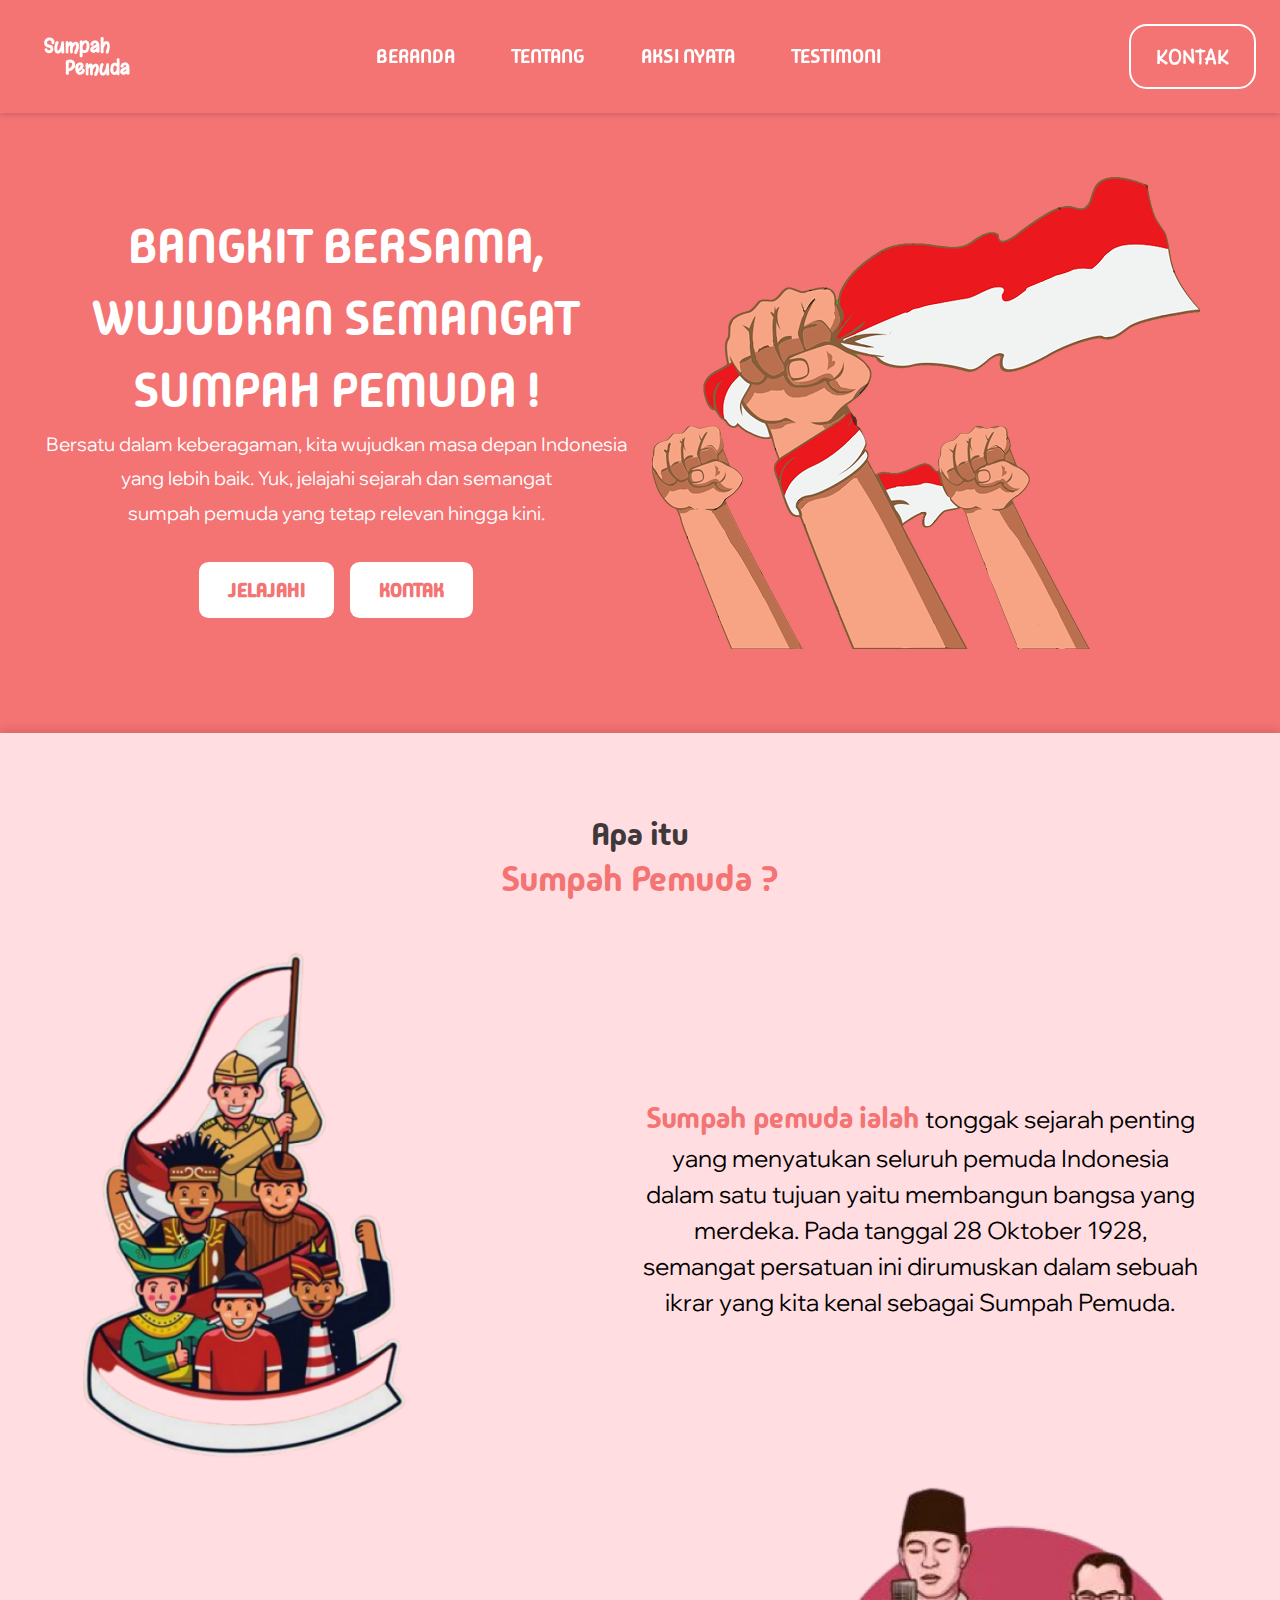
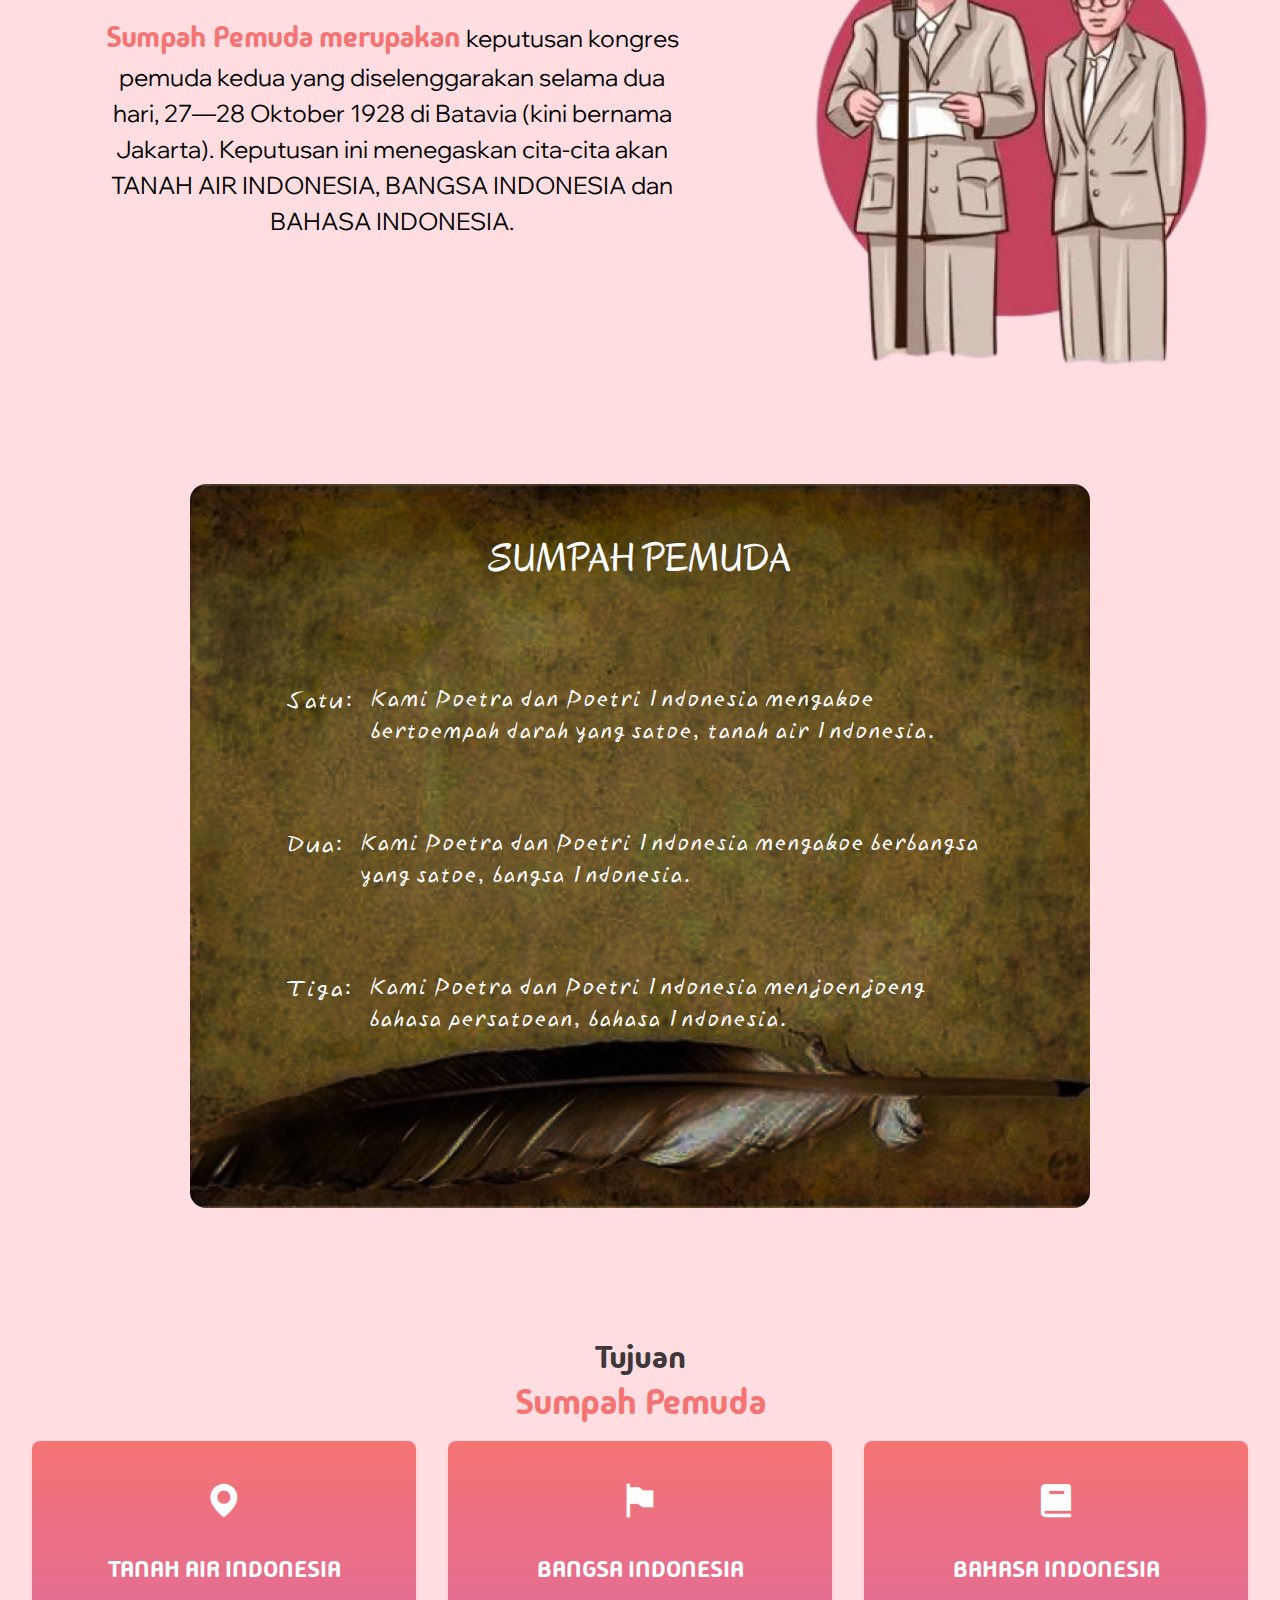
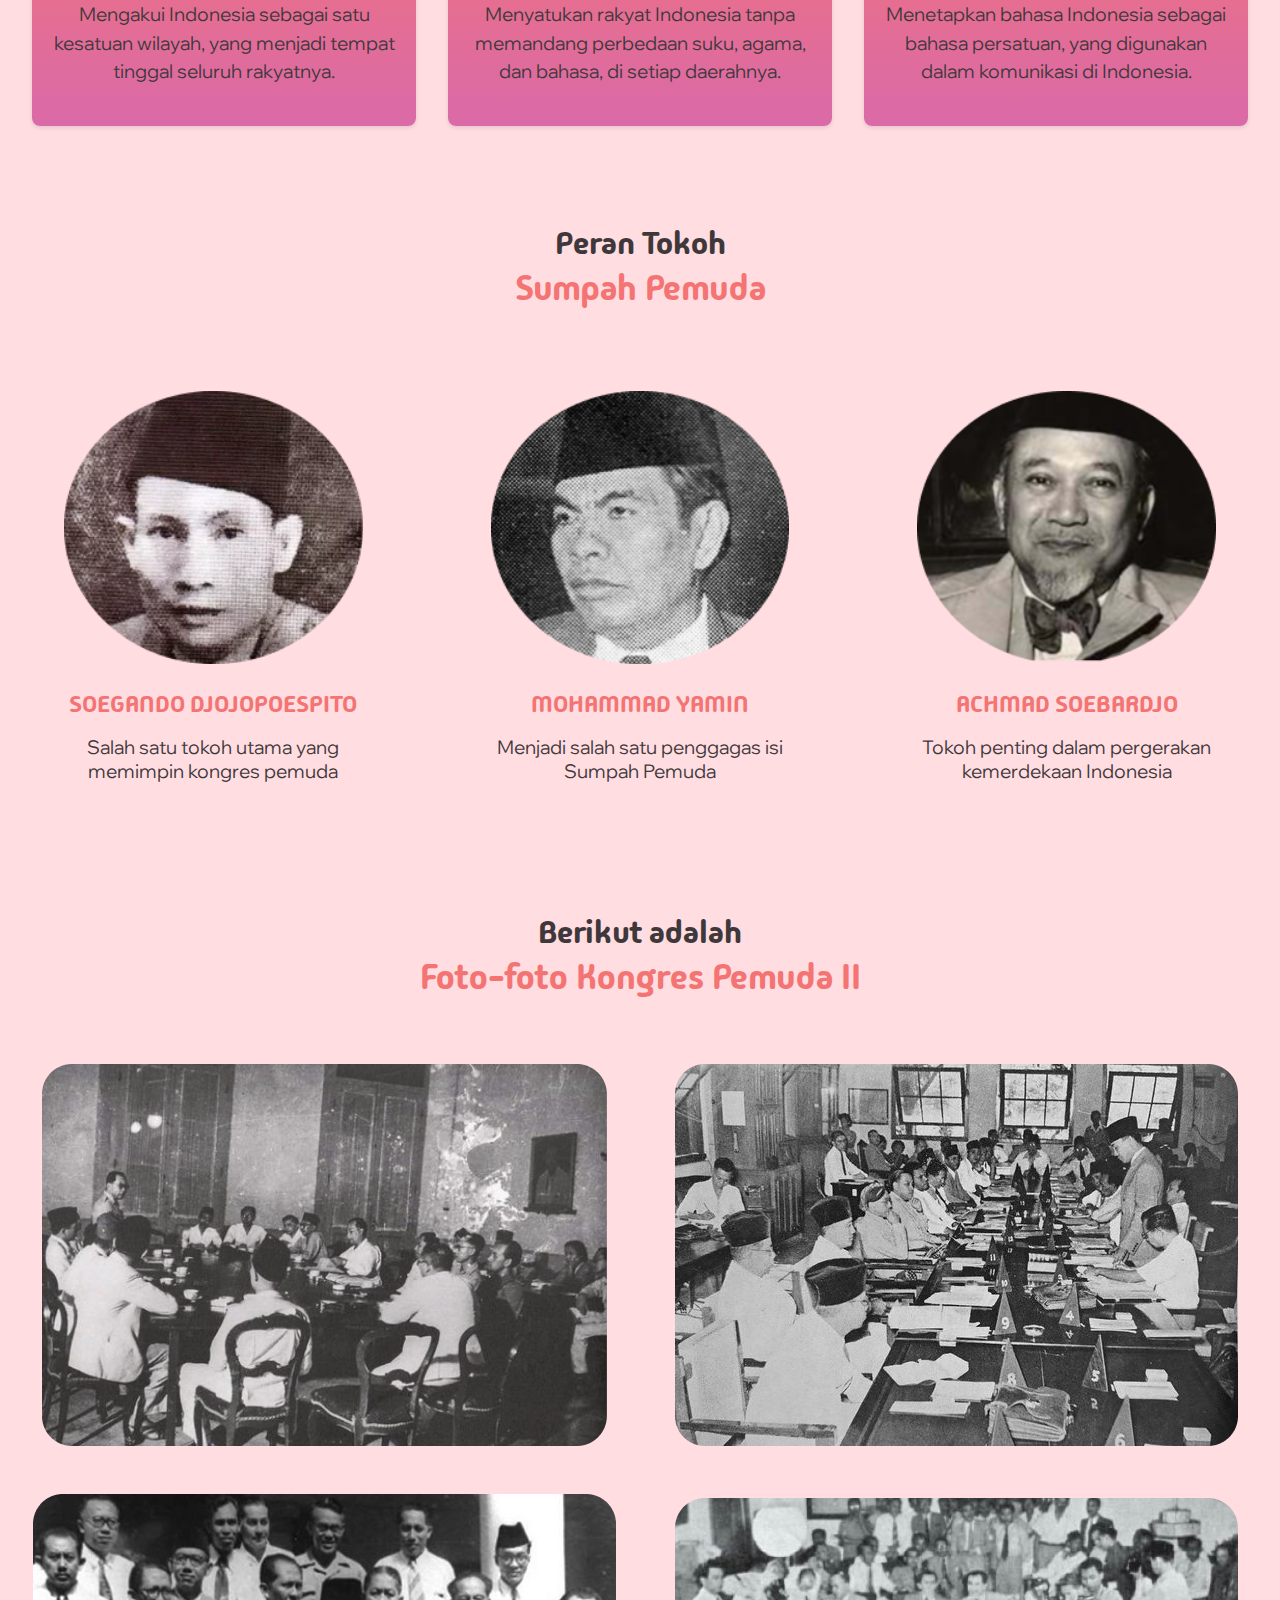
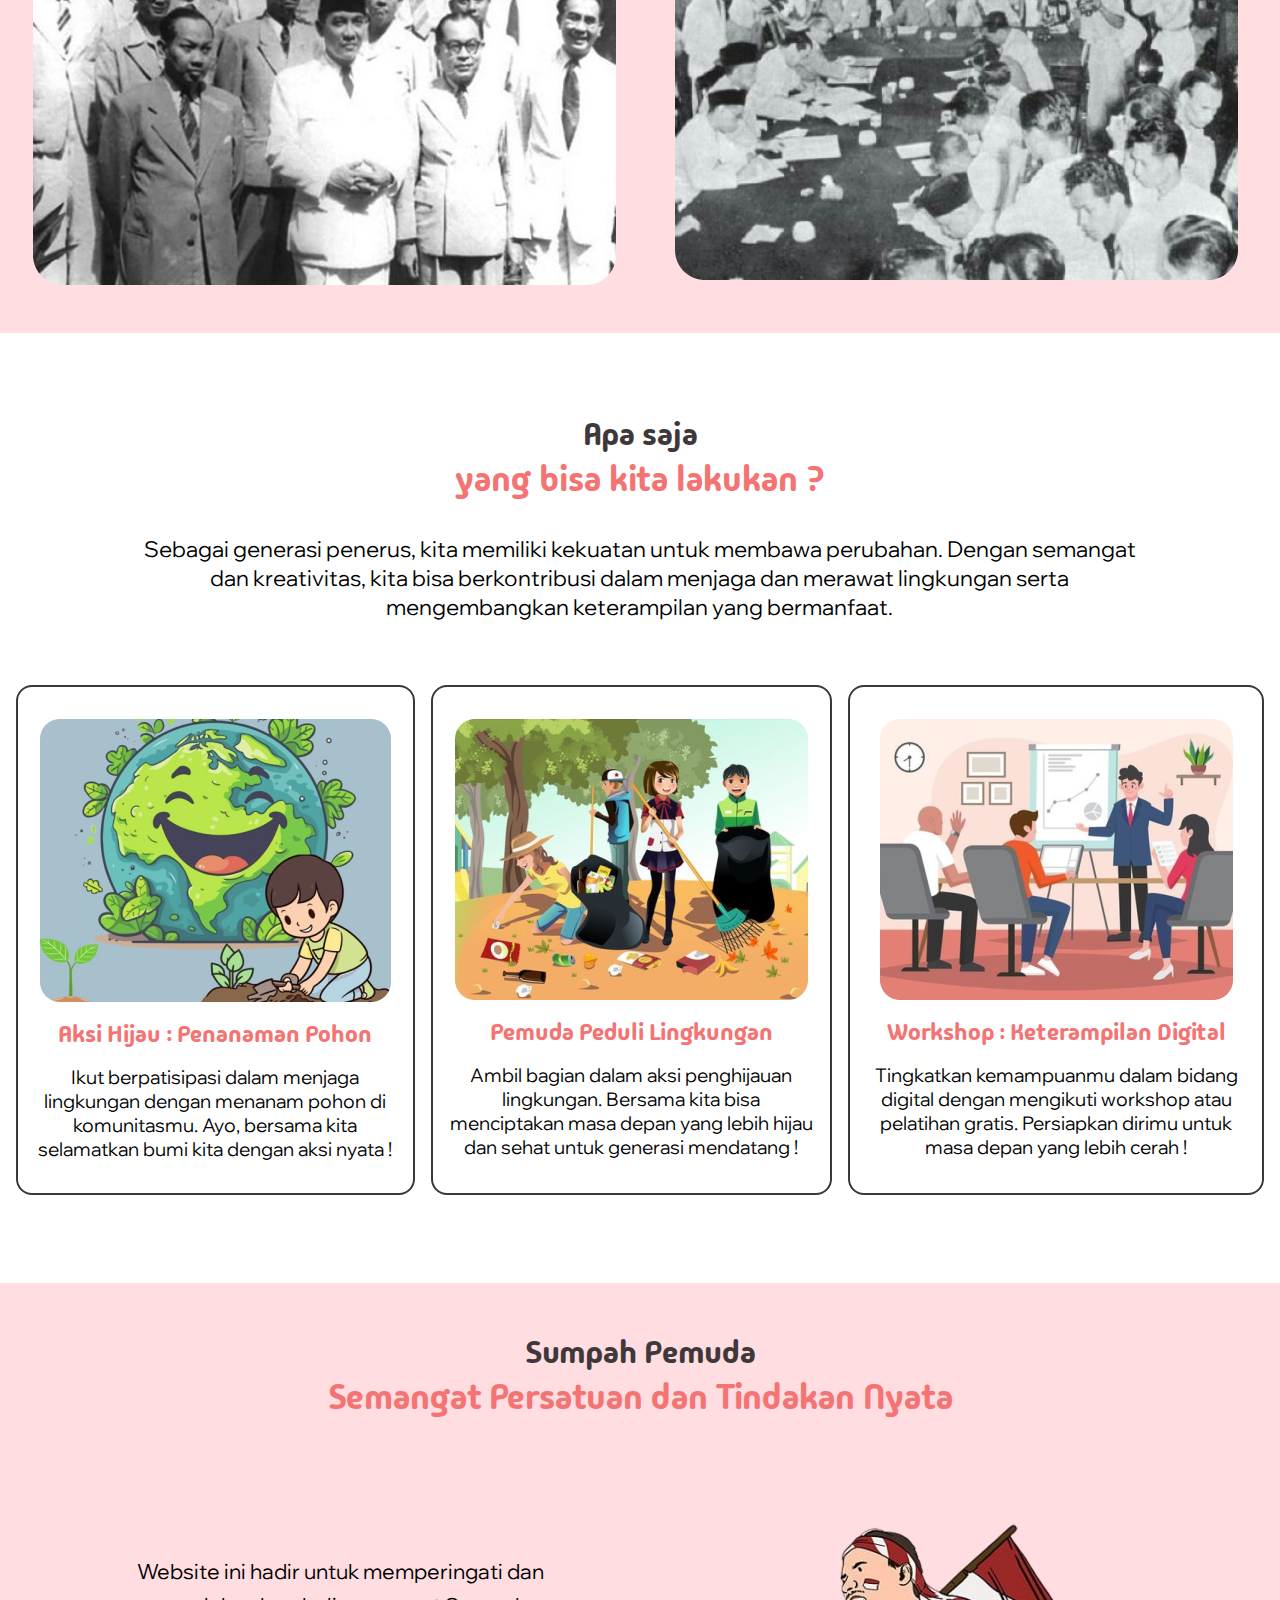
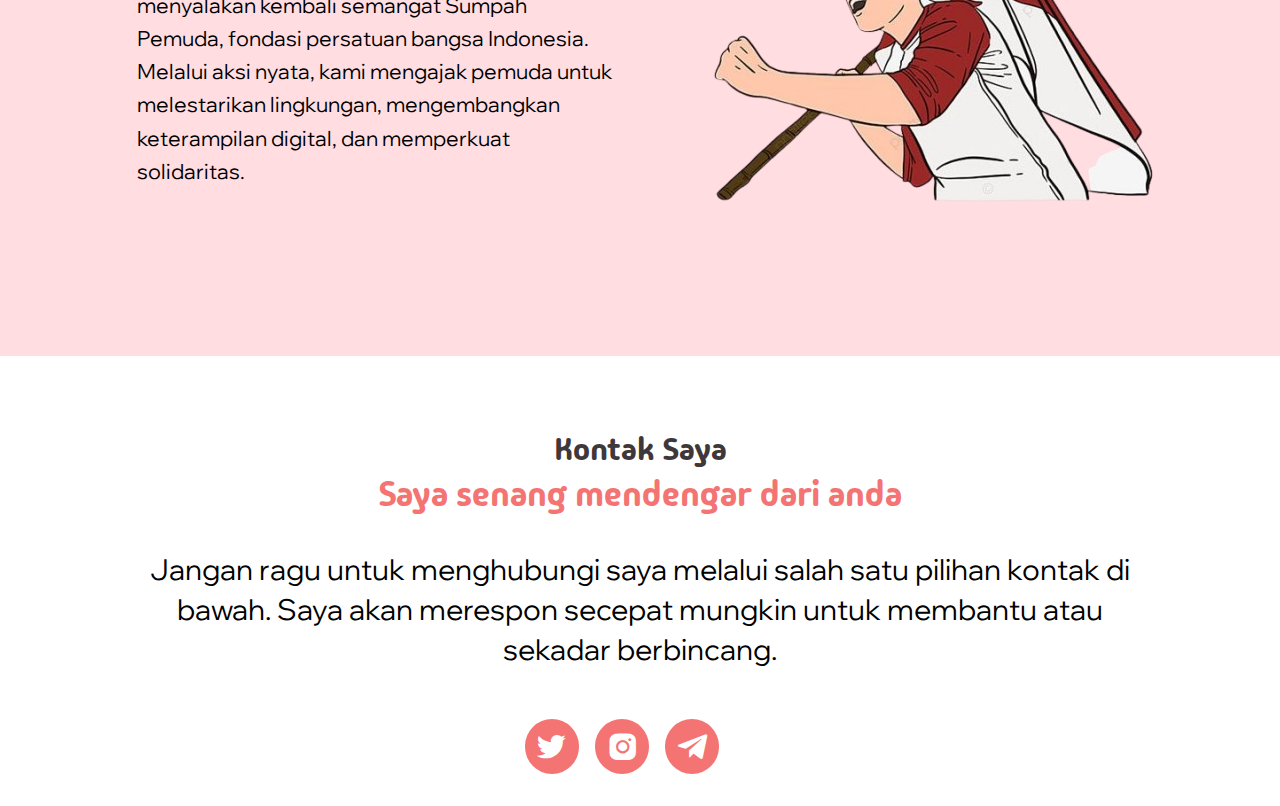
<file: index.html>
<!DOCTYPE html>
<html lang="en">
<head>
    <meta charset="UTF-8">
    <meta name="viewport" content="width=device-width, initial-scale=1.0">
    <title>SUMPAH PEMUDA</title>

    <link rel="shortcut icon" href="./assets/logo-title.png" type="image/x-icon">
    <link rel="stylesheet" href="style.css">
    <link rel="stylesheet" href="https://unpkg.com/boxicons@latest/css/boxicons.min.css">

    <link rel="preconnect" href="https://fonts.googleapis.com">
    <link rel="preconnect" href="https://fonts.gstatic.com" crossorigin>
    <link href="https://fonts.googleapis.com/css2?family=Lobster&family=Luckiest+Guy&family=Madimi+One&family=Margarine&family=Wix+Madefor+Display:wght@400..800&display=swap" rel="stylesheet">
 
    <link rel="preconnect" href="https://fonts.googleapis.com">
    <link rel="preconnect" href="https://fonts.gstatic.com" crossorigin>
    <link href="https://fonts.googleapis.com/css2?family=Madimi+One&display=swap" rel="stylesheet">

    <link rel="preconnect" href="https://fonts.googleapis.com">
    <link rel="preconnect" href="https://fonts.gstatic.com" crossorigin>
    <link href="https://fonts.googleapis.com/css2?family=Madimi+One&family=Wix+Madefor+Display:wght@400..800&display=swap" rel="stylesheet">

    <link rel="preconnect" href="https://fonts.googleapis.com">
    <link rel="preconnect" href="https://fonts.gstatic.com" crossorigin>
    <link href="https://fonts.googleapis.com/css2?family=Lobster&family=Luckiest+Guy&family=Madimi+One&family=Margarine&family=Wix+Madefor+Display:wght@400..800&family=Yuji+Boku&display=swap" rel="stylesheet">

    <link rel="preconnect" href="https://fonts.googleapis.com">
    <link rel="preconnect" href="https://fonts.gstatic.com" crossorigin>
    <link href="https://fonts.googleapis.com/css2?family=Lobster&family=Luckiest+Guy&family=Madimi+One&family=Margarine&family=Oregano:ital@0;1&family=Wix+Madefor+Display:wght@400..800&family=Yuji+Boku&display=swap" rel="stylesheet">

    <link rel="stylesheet" href="https://cdnjs.cloudflare.com/ajax/libs/animate.css/4.1.1/animate.min.css"/>
</head>
<body>
    
    <nav>

        <a href="#" class="nav_logo">
            <span class="logo_text">
                <span class="logo_top">Sumpah</span><br>
                <span class="logo_bottom">Pemuda</span>
            </span>
        </a>

        <ul class="nav_links">
            <li><a href="#Home">BERANDA</a></li>
            <li><a href="#About">TENTANG</a></li>
            <li><a href="#Real Action">AKSI NYATA</a></li>
            <li><a href="#Testimony">TESTIMONI</a></li>
        </ul>

        <div class="nav-btn">
            <a href="#Contact">KONTAK</a>
        </div>

        <div class="menu-toggle">
            <input type="checkbox">
            <span></span>
            <span></span>
            <span></span>
        </div>

    </nav>

   <div class="wrapper-menu">
        <ul class="nav-links__wrapper">
            <li> <a href="#Home">BERANDA</a></li>
            <li> <a href="#About">TENTANG</a></li>
            <li> <a href="#Real Action">AKSI NYATA</a></li>
            <li> <a href="#Testimony">TESTIMONI</a></li>
        </ul>

        <div class="nav-btn__wrapper">
            <a href="#Contact">KONTAK</a>
        </div>
    </div>

    <header  id="Home" class="home_section">

        <div class="container">

            <div class="main-description">
                
                <h1 class="animate__animated animate__fadeInUp
                           animate__delay-1s">
                    Bangkit Bersama, <br> Wujudkan Semangat Sumpah Pemuda !
                </h1>
    
                <p class="animate__animated animate__fadeInUp
                           animate__delay-1s">
                    Bersatu dalam keberagaman, kita wujudkan masa depan Indonesia<br> 
                    yang lebih baik. Yuk, jelajahi sejarah dan semangat<br> 
                    sumpah pemuda yang tetap relevan hingga kini.
                </p>
    
                <div class="action_buttons">
                    <a href="#About" class="btn learn-more">JELAJAHI</a>
                    <a href="#Contact" class="btn contact">KONTAK</a>
                </div>
    
                
            </div>
           
            <div class="home_pic_container">
                <img src="./assets/home-pic.png" alt="" class="animate__animated animate__fadeInRight animate__delay-1s">
            </div>

        </div>

    </header>

     <section id="About" class="history-section">

        <div class="history-title">
            <h2>Apa itu</h2>
            <h1>Sumpah Pemuda ? </h1>
        </div>

        <div class="history-content">
            <img width="460" src="./assets/history-pic1.png" alt="">
            <div class="main-history-description">
                <p>   
                    <span class="highlighted-text">Sumpah pemuda ialah</span> tonggak sejarah penting yang 
                    menyatukan seluruh pemuda Indonesia dalam satu tujuan yaitu 
                    membangun bangsa yang merdeka. Pada tanggal 28 Oktober 1928, 
                    semangat persatuan ini dirumuskan dalam sebuah ikrar yang kita kenal 
                    sebagai Sumpah Pemuda.
                </p>
            </div>
        </div>

        <div class="history-content-reverse">
            <div class="history-description">
                <p>
                    <span class="highlighted-text">Sumpah Pemuda merupakan</span>  keputusan kongres 
                    pemuda kedua yang diselenggarakan selama dua hari, 
                    27—28 Oktober 1928 di Batavia (kini bernama Jakarta). 
                    Keputusan ini menegaskan cita-cita akan TANAH AIR INDONESIA, BANGSA INDONESIA dan 
                    BAHASA INDONESIA.
                </p>
            </div>
            <img src="./assets/history-pic2.png" alt="">
        </div>

       <div class="youth-pledge-section">
            <h2 class="youth-pledge-title">SUMPAH PEMUDA</h2>
            <div class="youth-pledge-content">
                <p><span class="highlight-text">Satu:</span> Kami Poetra dan Poetri Indonesia mengakoe bertoempah darah yang satoe, tanah air Indonesia.</p>
                <p><span class="highlight-text">Dua:</span> Kami Poetra dan Poetri Indonesia mengakoe berbangsa yang satoe, bangsa Indonesia.</p>
                <p><span class="highlight-text">Tiga:</span> Kami Poetra dan Poetri Indonesia menjoenjoeng bahasa persatoean, bahasa Indonesia.</p>
            </div>
        </div>

         <div class="youth-pledge-objectives">
            <div class="objectives-title">
                <h2>Tujuan</h2>
                <h1>Sumpah Pemuda</h1>
            </div>

            <div class="objectives-grid">
                <div class="objectives-item">
                    <i class='bx bxs-map'></i>
                    <h3>TANAH AIR INDONESIA</h3>
                    <p>
                        Mengakui Indonesia sebagai satu kesatuan wilayah, 
                        yang menjadi tempat tinggal seluruh rakyatnya.
                    </p>
                </div>

                <div class="objectives-item">
                    <i class='bx bxs-flag-alt' ></i>
                    <h3>BANGSA INDONESIA</h3>
                    <p>
                        Menyatukan rakyat Indonesia tanpa memandang 
                        perbedaan suku, agama, dan bahasa, di setiap daerahnya.
                    </p>
                </div>

                <div class="objectives-item">
                    <i class='bx bxs-book' ></i>
                    <h3>BAHASA INDONESIA</h3>
                    <p>
                        Menetapkan bahasa Indonesia sebagai bahasa 
                        persatuan, yang digunakan dalam komunikasi di Indonesia.
                    </p>
                </div>
            </div>
        </div>

        <div class="youth-figure">
            <div class="youth-figure-title">
                <h2>Peran Tokoh</h2>
                <h1>Sumpah Pemuda</h1>
            </div>

            <div id="youth-figure-ctn" class="youth-figure-content">

                <div class="youth-figure-description">
                    <img src="./assets/youth-figure-pic/youth-figure-pic1.png" alt="">
                    <h3>SOEGANDO DJOJOPOESPITO</h3>
                    <p>
                       Salah satu tokoh utama yang memimpin kongres pemuda
                    </p>
                </div> 

                <div class="youth-figure-description">
                    <img src="./assets/youth-figure-pic/youth-figure-pic2.png" alt="">
                    <h3>MOHAMMAD YAMIN</h3>
                    <p>
                        Menjadi salah satu penggagas isi Sumpah Pemuda
                    </p>
                </div> 

                <div class="youth-figure-description">
                    <img src="./assets/youth-figure-pic/youth-figure-pic3.png" alt="">
                    <h3>ACHMAD SOEBARDJO</h3>
                    <p>
                        Tokoh penting dalam pergerakan kemerdekaan Indonesia
                    </p>
                </div> 
            </div>

        </div>

        

        <div class="hero-section">
            <div class="hero-title">
                <h2> Berikut adalah</h2>
                <h1> Foto-foto Kongres Pemuda II</h1>
            </div>

            <div class="hero-container">
                <div class="hero-item">
                    <img src="./assets/history-hero-pic1.png" alt="">
                </div>
                <div class="hero-item">
                    <img src="./assets/history-hero-pic2.png" alt="">
                </div>
                <div class="hero-item">
                    <img src="./assets/history-hero-pic3.png" alt="">
                </div>
                <div class="hero-item">
                    <img src="./assets/history-hero-pic4.png" alt="">
                </div>
            </div>
        </div>
    </section>

    <section id="Real Action" class="action-section">
        <div class="action-title">
            <h2>Apa saja</h2>
            <h1>yang bisa kita lakukan ?</h1>
        </div>

        <div class="action-title-description">
            <p>Sebagai generasi penerus, kita memiliki kekuatan 
               untuk membawa perubahan. Dengan semangat dan kreativitas,
               kita bisa berkontribusi dalam menjaga dan merawat 
               lingkungan serta
               mengembangkan keterampilan yang bermanfaat.</p>
        </div>

        <div id="action-container" class="action-container">

            <div class="action-item">
                <div class="action-img">
                    <img src="./assets/action-pic1.png" alt="">
                </div>
                <div class="action-description">
                    <h2>Aksi Hijau : Penanaman Pohon</h2>
                    <p>
                       Ikut berpatisipasi dalam menjaga 
                       lingkungan dengan menanam pohon di komunitasmu. 
                       Ayo, bersama kita selamatkan bumi kita dengan aksi nyata !
                    </p>
                </div>
            </div>

            <div class="action-item">
                <div class="action-img">
                    <img src="./assets/action-pic2.png" alt="">
                </div>
                <div class="action-description">
                    <h2>Pemuda Peduli Lingkungan</h2>
                    <p>
                        Ambil bagian dalam aksi penghijauan lingkungan. 
                        Bersama kita bisa menciptakan masa depan
                        yang lebih hijau dan sehat untuk generasi mendatang !    
                    </p>
                </div>
            </div>

            <div class="action-item">
                <div class="action-img">
                    <img src="./assets/action-pic3.png" alt="">
                </div>
                <div class="action-description">
                    <h2>Workshop : Keterampilan Digital </h2>
                    <p>
                        Tingkatkan kemampuanmu dalam bidang
                        digital dengan mengikuti workshop atau pelatihan
                        gratis. Persiapkan dirimu untuk masa depan yang lebih cerah !    
                    </p>
                </div>

            </div>
        </div>

    </section>

   <section id="Testimony" class="testimony-section">

        <div class="main-testimony">
            <h2>Sumpah Pemuda</h2>
            <h1>Semangat Persatuan dan Tindakan Nyata</h1>
        </div>

        <div class="testimony-container">
            <p>
                Website ini hadir untuk memperingati dan menyalakan kembali semangat Sumpah Pemuda, 
                fondasi persatuan bangsa Indonesia. Melalui aksi nyata, kami mengajak pemuda untuk 
                melestarikan lingkungan, mengembangkan keterampilan digital, dan memperkuat solidaritas. 
            </p>

            <div class="testimony-img">
                <img src="./assets/testimony-pic.png" alt="">
            </div>

        </div>
    </section>

     <section id="Contact" class="contact-section">
        <div class="main-contact">
            <h2>Kontak Saya</h2>
            <h1>Saya senang mendengar dari anda</h1>
        </div>

        <div class="contact-description">
            <p>
                Jangan ragu untuk menghubungi saya melalui 
                salah satu pilihan kontak di bawah. 
                Saya akan merespon secepat mungkin untuk 
                membantu atau sekadar berbincang.
            </p>
        </div>

        <div class="contact-icons">
            <a  href="https://twitter.com/Januarabiiii" class="contact-icon email-icon">
                <i class='bx bxl-twitter'></i>
            </a> 
            <a href="https://instagram.com/jannuarabyy" class="contact-icon instagram-icon">
                <i class='bx bxl-instagram-alt'></i>
            </a>
            <a href="https://t.me/jannabyyy" class="contact-icon telegram-icon">
                <i class='bx bxl-telegram' ></i>
            </a>
        </div>
    </section>


    <script src="script.js"></script>
</body>
</html>
</file>
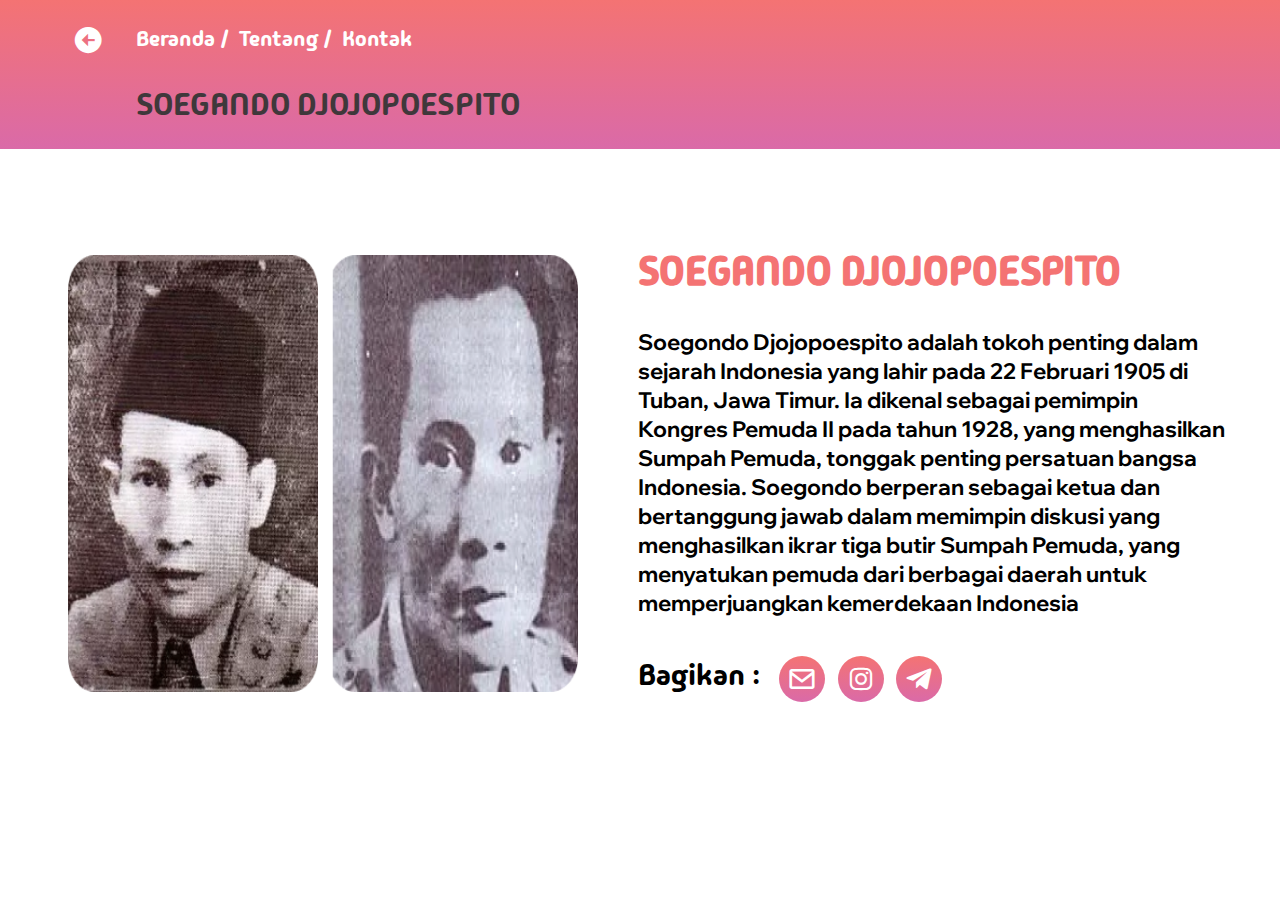
<file: button1.html>
<!DOCTYPE html>
<html lang="en">
<head>

    <meta charset="UTF-8">
    <meta name="viewport" content="width=device-width, initial-scale=1.0">
    <title>SUMPAH PEMUDA</title>
    <link rel="stylesheet" href="hero.css">
    <link rel="stylesheet" href="https://unpkg.com/boxicons@latest/css/boxicons.min.css">

    <link rel="preconnect" href="https://fonts.googleapis.com">
    <link rel="preconnect" href="https://fonts.gstatic.com" crossorigin>
    <link href="https://fonts.googleapis.com/css2?family=Lobster&family=Luckiest+Guy&family=Madimi+One&family=Margarine&family=Wix+Madefor+Display:wght@400..800&display=swap" rel="stylesheet">

    <link rel="preconnect" href="https://fonts.googleapis.com">
    <link rel="preconnect" href="https://fonts.gstatic.com" crossorigin>
    <link href="https://fonts.googleapis.com/css2?family=Madimi+One&display=swap" rel="stylesheet">

    <link rel="preconnect" href="https://fonts.googleapis.com">
    <link rel="preconnect" href="https://fonts.gstatic.com" crossorigin>
    <link href="https://fonts.googleapis.com/css2?family=Madimi+One&family=Wix+Madefor+Display:wght@400..800&display=swap" rel="stylesheet">

</head>
<body>
    <nav>
        <div class="nav-main">
            <div class="nav_logo">
                <a href="index.html#youth-figure-ctn"><i class='bx bxs-left-arrow-circle'></i> </a>
            </div>
 
            <ul>
                <li><a href="index.html#Home">Beranda <span class="no-hover">/</span></a></li>
                <li><a href="index.html#About">Tentang <span class="no-hover">/</span></a></li>
                <li><a href="index.html#Contact">Kontak</a></li>
            </ul>
            
        </div>

        <div class="nav-title">
            <h1>SOEGANDO DJOJOPOESPITO</h1>
        </div>
    </nav>

    <header class="home_section">
        <div class="header_content">
            <div class="content-img">
                <img width="250" src="./assets/youth-hero-pic/youth-hero-pic1.png" alt="">
                <img width="250" src="./assets/youth-hero-pic/youth-hero-pic2.png" alt="">
            </div>

            <div class="content_description">
                <div class="title-description">
                    <h1>SOEGANDO DJOJOPOESPITO</h1>
                </div>

                <div class="description-text">
                    <p>
                        Soegondo Djojopoespito adalah tokoh penting dalam sejarah Indonesia yang lahir pada 22 Februari 1905 di Tuban, 
                        Jawa Timur. Ia dikenal sebagai pemimpin Kongres Pemuda II pada tahun 1928, yang menghasilkan Sumpah Pemuda, 
                        tonggak penting persatuan bangsa Indonesia. Soegondo berperan sebagai ketua 
                        dan bertanggung jawab dalam memimpin diskusi yang menghasilkan ikrar tiga butir Sumpah Pemuda,
                        yang menyatukan pemuda dari berbagai daerah untuk memperjuangkan kemerdekaan Indonesia
                    </p>
                </div>

                <div class="description-icon">
                    <div class="title-icon">
                        <h1>Bagikan :</h1>
                    </div>


                    <div class="container-icon">
                        <a class="icon email-icon">
                            <i class='bx bx-envelope'></i>
                        </a>
                        <a class="icon instagram-icon" target="_blank">
                            <i class='bx bxl-instagram'></i>
                        </a>
                        <a class="icon telegram-icon" target="_blank">
                            <i class='bx bxl-telegram'></i>
                        </a>
                    </div>

                </div>
            </div>
        </div>
    </header>
</body>
</html>
</file>
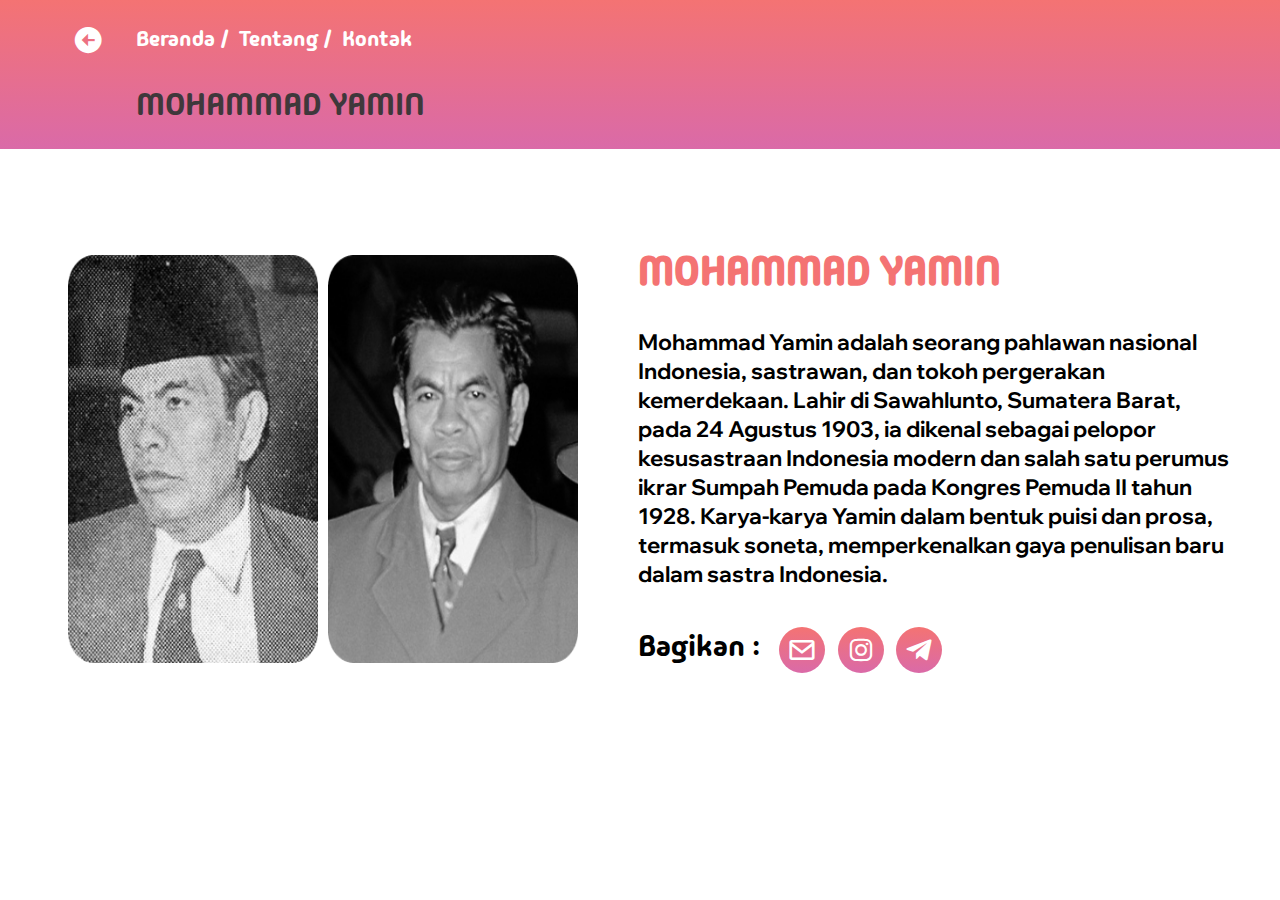
<file: button2.html>
<!DOCTYPE html>
<html lang="en">
<head>

    <meta charset="UTF-8">
    <meta name="viewport" content="width=device-width, initial-scale=1.0">
    <title>SUMPAH PEMUDA</title>
    <link rel="stylesheet" href="hero.css">
    <link rel="stylesheet" href="https://unpkg.com/boxicons@latest/css/boxicons.min.css">

    <link rel="preconnect" href="https://fonts.googleapis.com">
    <link rel="preconnect" href="https://fonts.gstatic.com" crossorigin>
    <link href="https://fonts.googleapis.com/css2?family=Lobster&family=Luckiest+Guy&family=Madimi+One&family=Margarine&family=Wix+Madefor+Display:wght@400..800&display=swap" rel="stylesheet">

    <link rel="preconnect" href="https://fonts.googleapis.com">
    <link rel="preconnect" href="https://fonts.gstatic.com" crossorigin>
    <link href="https://fonts.googleapis.com/css2?family=Madimi+One&display=swap" rel="stylesheet">

    <link rel="preconnect" href="https://fonts.googleapis.com">
    <link rel="preconnect" href="https://fonts.gstatic.com" crossorigin>
    <link href="https://fonts.googleapis.com/css2?family=Madimi+One&family=Wix+Madefor+Display:wght@400..800&display=swap" rel="stylesheet">

</head>
<body>
    <nav>
        <div class="nav-main">
            <div class="nav_logo">
                <a href="index.html#youth-figure-ctn"><i class='bx bxs-left-arrow-circle'></i> </a>
            </div>
 
            <ul>
                <li><a href="index.html#Home">Beranda <span class="no-hover">/</span></a></li>
                <li><a href="index.html#About">Tentang <span class="no-hover">/</span></a></li>
                <li><a href="index.html#Contact">Kontak</a></li>
            </ul>
            
        </div>

        <div class="nav-title">
            <h1>MOHAMMAD YAMIN</h1>
        </div>
    </nav>

    <header class="home_section">
        <div class="header_content">
            <div class="content-img">
                <img width="250" src="./assets/youth-hero-pic/youth-hero-pic3.png" alt="">
                <img width="250" src="./assets/youth-hero-pic/youth-hero-pic4.png" alt="">
            </div>

            <div class="content_description">
                <div class="title-description">
                    <h1>MOHAMMAD YAMIN</h1>
                </div>

                <div class="description-text">
                    <p>
                        Mohammad Yamin adalah seorang pahlawan nasional Indonesia, sastrawan, dan tokoh pergerakan kemerdekaan. 
                        Lahir di Sawahlunto, Sumatera Barat, pada 24 Agustus 1903, ia dikenal sebagai pelopor kesusastraan 
                        Indonesia modern dan salah satu perumus ikrar Sumpah Pemuda pada Kongres Pemuda II tahun 1928. 
                        Karya-karya Yamin dalam bentuk puisi dan prosa, termasuk soneta, memperkenalkan gaya penulisan baru 
                        dalam sastra Indonesia.
                    </p>
                </div>

                <div class="description-icon">
                    <div class="title-icon">
                        <h1>Bagikan :</h1>
                    </div>


                    <div class="container-icon">
                        <a class="icon email-icon">
                            <i class='bx bx-envelope'></i>
                        </a>
                        <a class="icon instagram-icon" target="_blank">
                            <i class='bx bxl-instagram'></i>
                        </a>
                        <a class="icon telegram-icon" target="_blank">
                            <i class='bx bxl-telegram'></i>
                        </a>
                    </div>

                </div>
            </div>
        </div>
    </header>
</body>
</html>
</file>
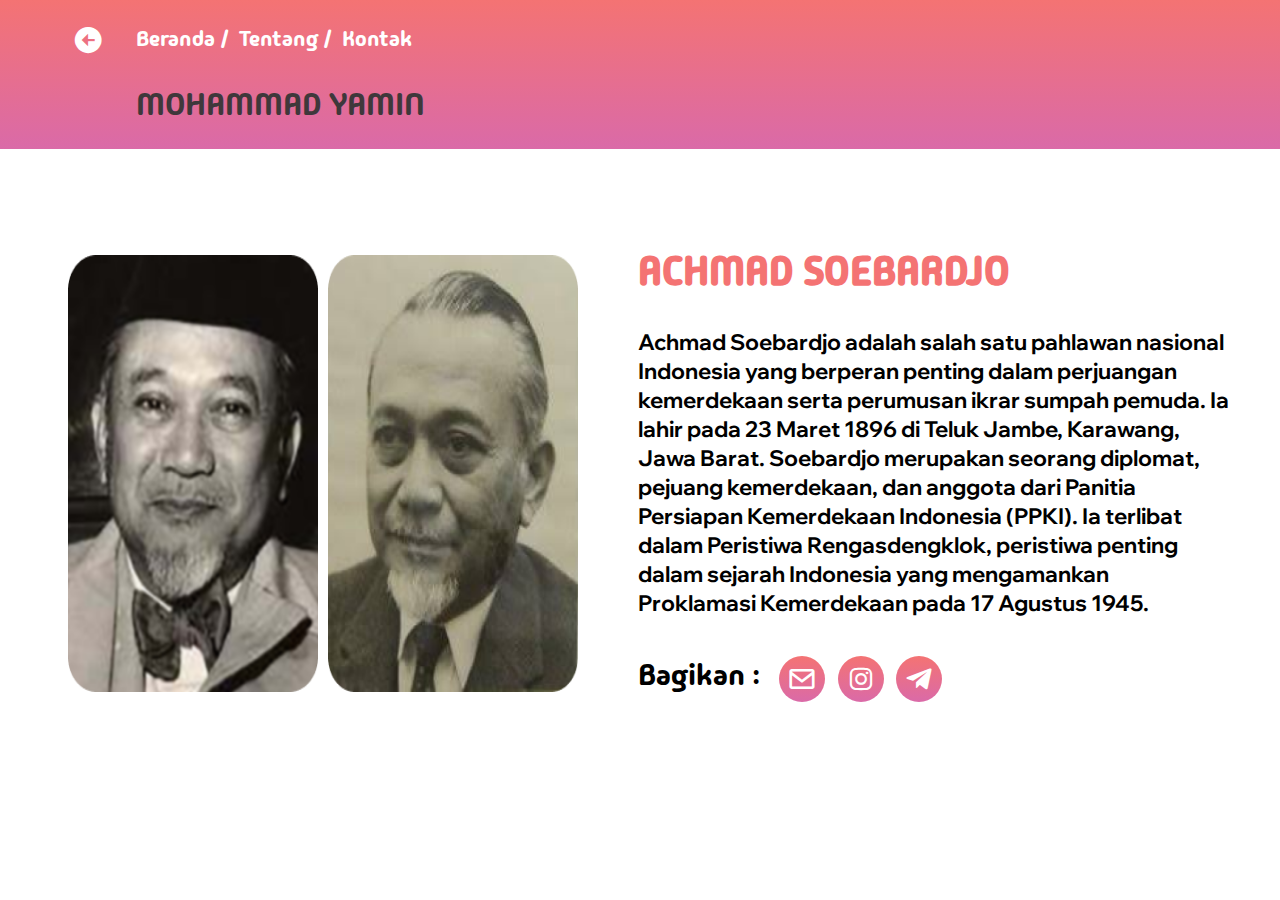
<file: button3.html>
<!DOCTYPE html>
<html lang="en">
<head>

    <meta charset="UTF-8">
    <meta name="viewport" content="width=device-width, initial-scale=1.0">
    <title>SUMPAH PEMUDA</title>
    <link rel="stylesheet" href="hero.css">
    <link rel="stylesheet" href="https://unpkg.com/boxicons@latest/css/boxicons.min.css">

    <link rel="preconnect" href="https://fonts.googleapis.com">
    <link rel="preconnect" href="https://fonts.gstatic.com" crossorigin>
    <link href="https://fonts.googleapis.com/css2?family=Lobster&family=Luckiest+Guy&family=Madimi+One&family=Margarine&family=Wix+Madefor+Display:wght@400..800&display=swap" rel="stylesheet">

    <link rel="preconnect" href="https://fonts.googleapis.com">
    <link rel="preconnect" href="https://fonts.gstatic.com" crossorigin>
    <link href="https://fonts.googleapis.com/css2?family=Madimi+One&display=swap" rel="stylesheet">

    <link rel="preconnect" href="https://fonts.googleapis.com">
    <link rel="preconnect" href="https://fonts.gstatic.com" crossorigin>
    <link href="https://fonts.googleapis.com/css2?family=Madimi+One&family=Wix+Madefor+Display:wght@400..800&display=swap" rel="stylesheet">

</head>
<body>
    <nav>
        <div class="nav-main">
            <div class="nav_logo">
                <a href="index.html#youth-figure-ctn"><i class='bx bxs-left-arrow-circle'></i> </a>
            </div>
 
            <ul>
                <li><a href="index.html#Home">Beranda <span class="no-hover">/</span></a></li>
                <li><a href="index.html#About">Tentang <span class="no-hover">/</span></a></li>
                <li><a href="index.html#Contact">Kontak</a></li>
            </ul>
            
        </div>

        <div class="nav-title">
            <h1>MOHAMMAD YAMIN</h1>
        </div>
    </nav>

    <header class="home_section">
        <div class="header_content">
            <div class="content-img">
                <img width="250" src="./assets/youth-hero-pic/youth-hero-pic5.png" alt="">
                <img width="250" src="./assets/youth-hero-pic/youth-hero-pic6.png" alt="">
            </div>

            <div class="content_description">
                <div class="title-description">
                    <h1>ACHMAD SOEBARDJO</h1>
                </div>

                <div class="description-text">
                    <p>
                        Achmad Soebardjo adalah salah satu pahlawan nasional Indonesia yang berperan penting 
                        dalam perjuangan kemerdekaan serta perumusan ikrar sumpah pemuda. 
                        Ia lahir pada 23 Maret 1896 di Teluk Jambe, Karawang, Jawa Barat. Soebardjo merupakan seorang diplomat, 
                        pejuang kemerdekaan, dan anggota dari Panitia Persiapan Kemerdekaan Indonesia (PPKI). 
                        Ia terlibat dalam Peristiwa Rengasdengklok, peristiwa penting dalam sejarah Indonesia yang 
                        mengamankan Proklamasi Kemerdekaan pada 17 Agustus 1945.
                    </p>
                </div>

                <div class="description-icon">
                    <div class="title-icon">
                        <h1>Bagikan :</h1>
                    </div>


                    <div class="container-icon">
                        <a class="icon email-icon">
                            <i class='bx bx-envelope'></i>
                        </a>
                        <a class="icon instagram-icon" target="_blank">
                            <i class='bx bxl-instagram'></i>
                        </a>
                        <a class="icon telegram-icon" target="_blank">
                            <i class='bx bxl-telegram'></i>
                        </a>
                    </div>

                </div>
            </div>
        </div>
    </header>
</body>
</html>
</file>
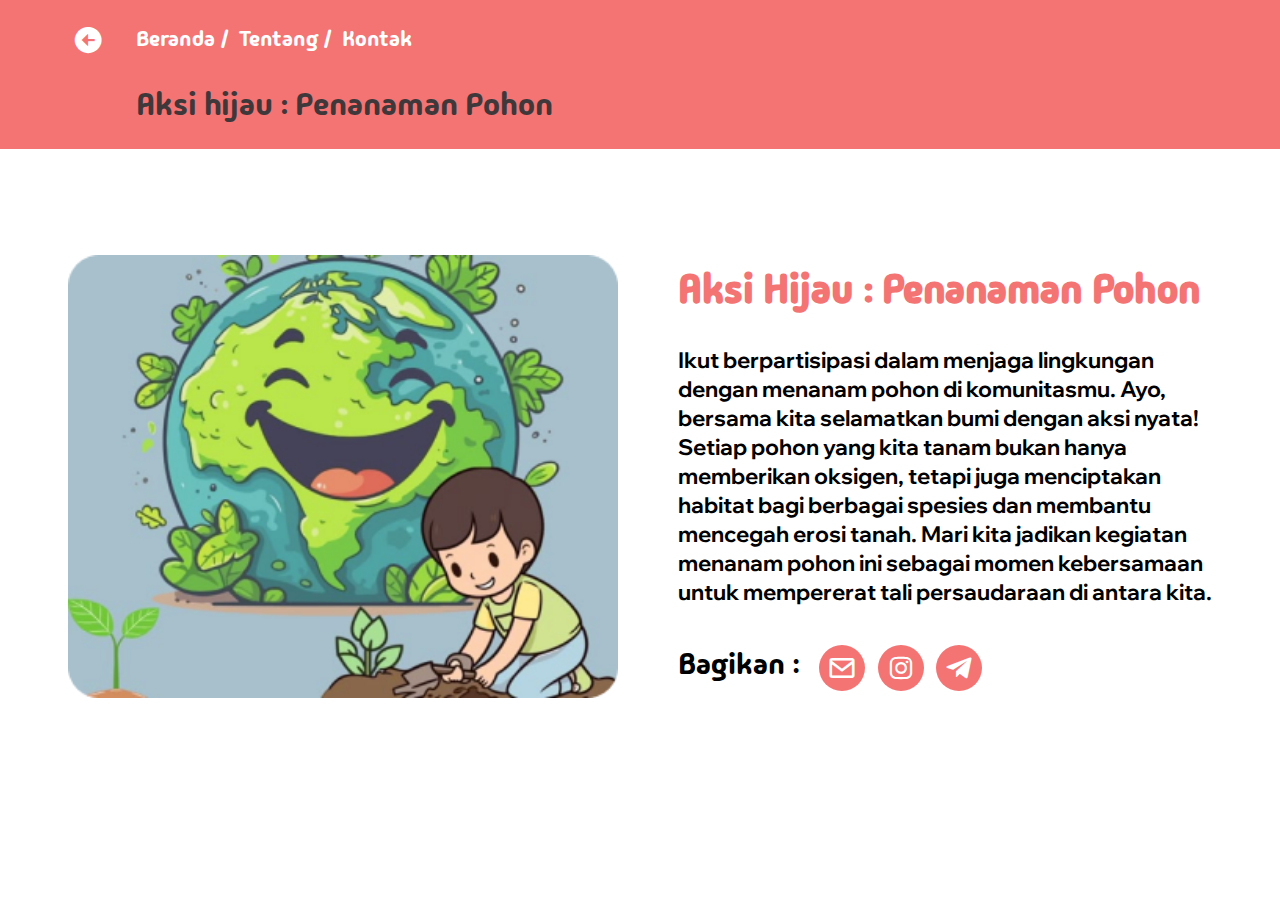
<file: more1.html>
<!DOCTYPE html>
<html lang="en">
<head>

    <meta charset="UTF-8">
    <meta name="viewport" content="width=device-width, initial-scale=1.0">
    <title>SUMPAH PEMUDA</title>
    <link rel="stylesheet" href="more.css">
    <link rel="stylesheet" href="https://unpkg.com/boxicons@latest/css/boxicons.min.css">

    <link rel="preconnect" href="https://fonts.googleapis.com">
    <link rel="preconnect" href="https://fonts.gstatic.com" crossorigin>
    <link href="https://fonts.googleapis.com/css2?family=Lobster&family=Luckiest+Guy&family=Madimi+One&family=Margarine&family=Wix+Madefor+Display:wght@400..800&display=swap" rel="stylesheet">

    <link rel="preconnect" href="https://fonts.googleapis.com">
    <link rel="preconnect" href="https://fonts.gstatic.com" crossorigin>
    <link href="https://fonts.googleapis.com/css2?family=Madimi+One&display=swap" rel="stylesheet">

    <link rel="preconnect" href="https://fonts.googleapis.com">
    <link rel="preconnect" href="https://fonts.gstatic.com" crossorigin>
    <link href="https://fonts.googleapis.com/css2?family=Madimi+One&family=Wix+Madefor+Display:wght@400..800&display=swap" rel="stylesheet">

</head>
<body>
    <nav>
        <div class="nav-main">
            <div class="nav_logo">
                <a href="index.html#action-container"><i class='bx bxs-left-arrow-circle'></i> </a>
            </div>
 
            <ul>
                <li><a href="index.html#Home">Beranda <span class="no-hover">/</span></a></li>
                <li><a href="index.html#About">Tentang <span class="no-hover">/</span></a></li>
                <li><a href="index.html#Contact">Kontak</a></li>
            </ul>
            
        </div>

        <div class="nav-title">
            <h1>Aksi hijau : Penanaman Pohon</h1>
        </div>
    </nav>

    <header class="home_section">
        <div class="header_content">
            <div class="content-img">
                <img width="550" src="./assets/action-pic1.png" alt="">
            </div>

            <div class="content_description">
                <div class="title-description">
                    <h1>Aksi Hijau : Penanaman Pohon</h1>
                </div>

                <div class="description-text">
                    <p>
                        Ikut berpartisipasi dalam menjaga lingkungan dengan menanam pohon 
                        di komunitasmu. Ayo, bersama kita selamatkan bumi dengan aksi nyata!
                        Setiap pohon yang kita tanam bukan hanya memberikan oksigen, tetapi juga menciptakan 
                        habitat bagi berbagai spesies dan membantu mencegah erosi tanah. 
                        Mari kita jadikan kegiatan menanam pohon ini sebagai momen kebersamaan 
                        untuk mempererat tali persaudaraan di antara kita.
                    </p>
                </div>

                <div class="description-icon">
                    <div class="title-icon">
                        <h1>Bagikan :</h1>
                    </div>


                    <div class="container-icon">
                        <a class="icon email-icon">
                            <i class='bx bx-envelope'></i>
                        </a>
                        <a class="icon instagram-icon" target="_blank">
                            <i class='bx bxl-instagram'></i>
                        </a>
                        <a class="icon telegram-icon" target="_blank">
                            <i class='bx bxl-telegram'></i>
                        </a>
                    </div>

                </div>
            </div>
        </div>
    </header>
</body>
</html>
</file>
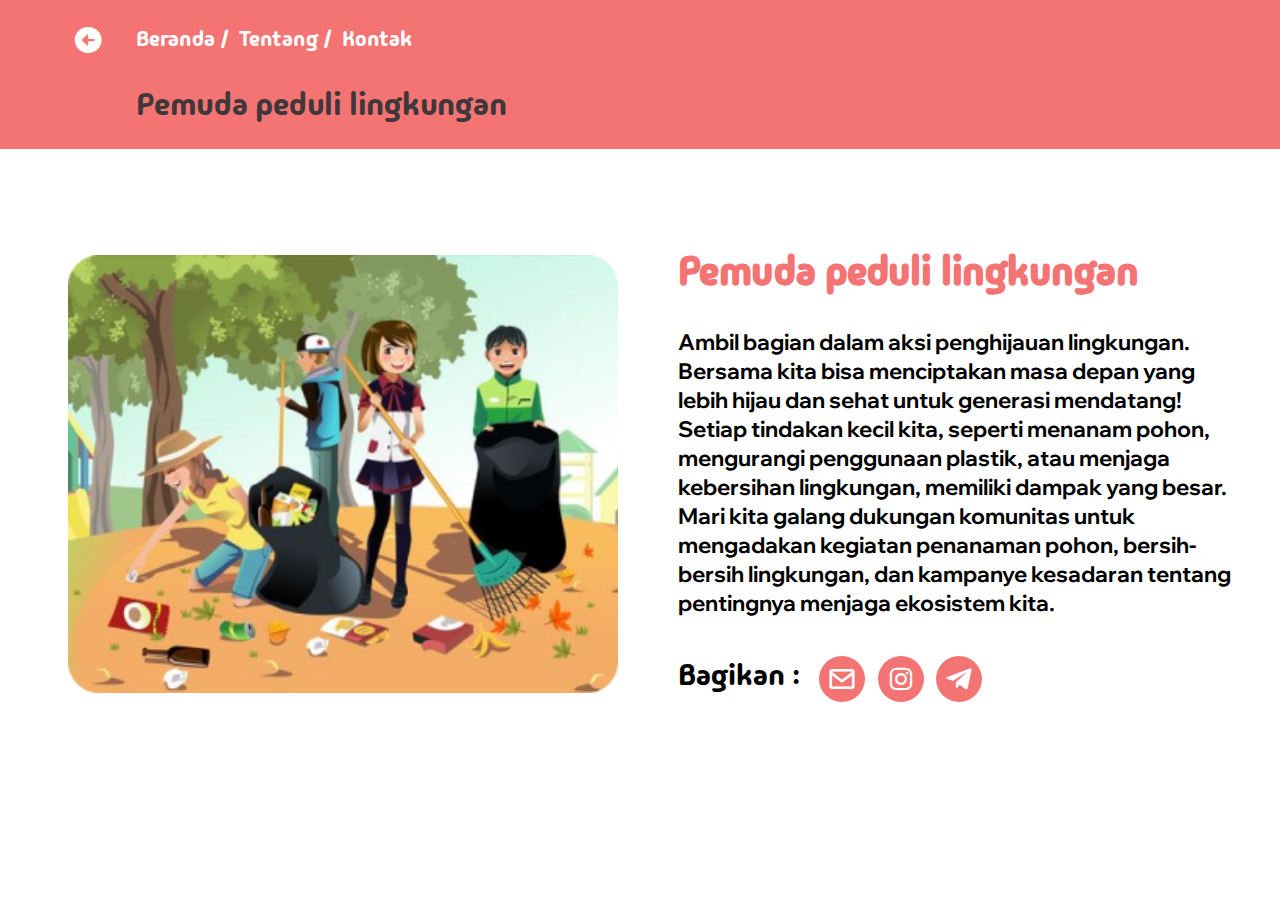
<file: more2.html>
<!DOCTYPE html>
<html lang="en">
<head>

    <meta charset="UTF-8">
    <meta name="viewport" content="width=device-width, initial-scale=1.0">
    <title>SUMPAH PEMUDA</title>
    <link rel="stylesheet" href="more.css">
    <link rel="stylesheet" href="https://unpkg.com/boxicons@latest/css/boxicons.min.css">

    <link rel="preconnect" href="https://fonts.googleapis.com">
    <link rel="preconnect" href="https://fonts.gstatic.com" crossorigin>
    <link href="https://fonts.googleapis.com/css2?family=Lobster&family=Luckiest+Guy&family=Madimi+One&family=Margarine&family=Wix+Madefor+Display:wght@400..800&display=swap" rel="stylesheet">

    <link rel="preconnect" href="https://fonts.googleapis.com">
    <link rel="preconnect" href="https://fonts.gstatic.com" crossorigin>
    <link href="https://fonts.googleapis.com/css2?family=Madimi+One&display=swap" rel="stylesheet">

    <link rel="preconnect" href="https://fonts.googleapis.com">
    <link rel="preconnect" href="https://fonts.gstatic.com" crossorigin>
    <link href="https://fonts.googleapis.com/css2?family=Madimi+One&family=Wix+Madefor+Display:wght@400..800&display=swap" rel="stylesheet">

</head>
<body>
    <nav>
        <div class="nav-main">
            <div class="nav_logo">
                <a href="index.html#action-container"><i class='bx bxs-left-arrow-circle'></i> </a>
            </div>
 
            <ul>
                <li><a href="index.html#Home">Beranda <span class="no-hover">/</span></a></li>
                <li><a href="index.html#About">Tentang <span class="no-hover">/</span></a></li>
                <li><a href="index.html#Contact">Kontak</a></li>
            </ul>
            
        </div>

        <div class="nav-title">
            <h1>Pemuda peduli lingkungan </h1>
        </div>
    </nav>

    <header class="home_section">
        <div class="header_content">
            <div class="content-img">
                <img width="550" src="./assets/action-pic2.png" alt="">
            </div>

            <div class="content_description">
                <div class="title-description">
                    <h1>Pemuda peduli lingkungan </h1>
                </div>

                <div class="description-text">
                    <p>
                        Ambil bagian dalam aksi penghijauan lingkungan. 
                        Bersama kita bisa menciptakan masa depan yang lebih hijau dan sehat
                        untuk generasi mendatang! Setiap tindakan kecil kita, 
                        seperti menanam pohon, mengurangi penggunaan plastik, 
                        atau menjaga kebersihan lingkungan, memiliki dampak yang besar. 
                        Mari kita galang dukungan komunitas untuk mengadakan kegiatan penanaman pohon, 
                        bersih-bersih lingkungan, dan kampanye kesadaran 
                        tentang pentingnya menjaga ekosistem kita.
                    </p>
                </div>

                <div class="description-icon">
                    <div class="title-icon">
                        <h1>Bagikan :</h1>
                    </div>


                    <div class="container-icon">
                        <a class="icon email-icon">
                            <i class='bx bx-envelope'></i>
                        </a>
                        <a class="icon instagram-icon" target="_blank">
                            <i class='bx bxl-instagram'></i>
                        </a>
                        <a class="icon telegram-icon" target="_blank">
                            <i class='bx bxl-telegram'></i>
                        </a>
                    </div>

                </div>
            </div>
        </div>
    </header>
</body>
</html>
</file>
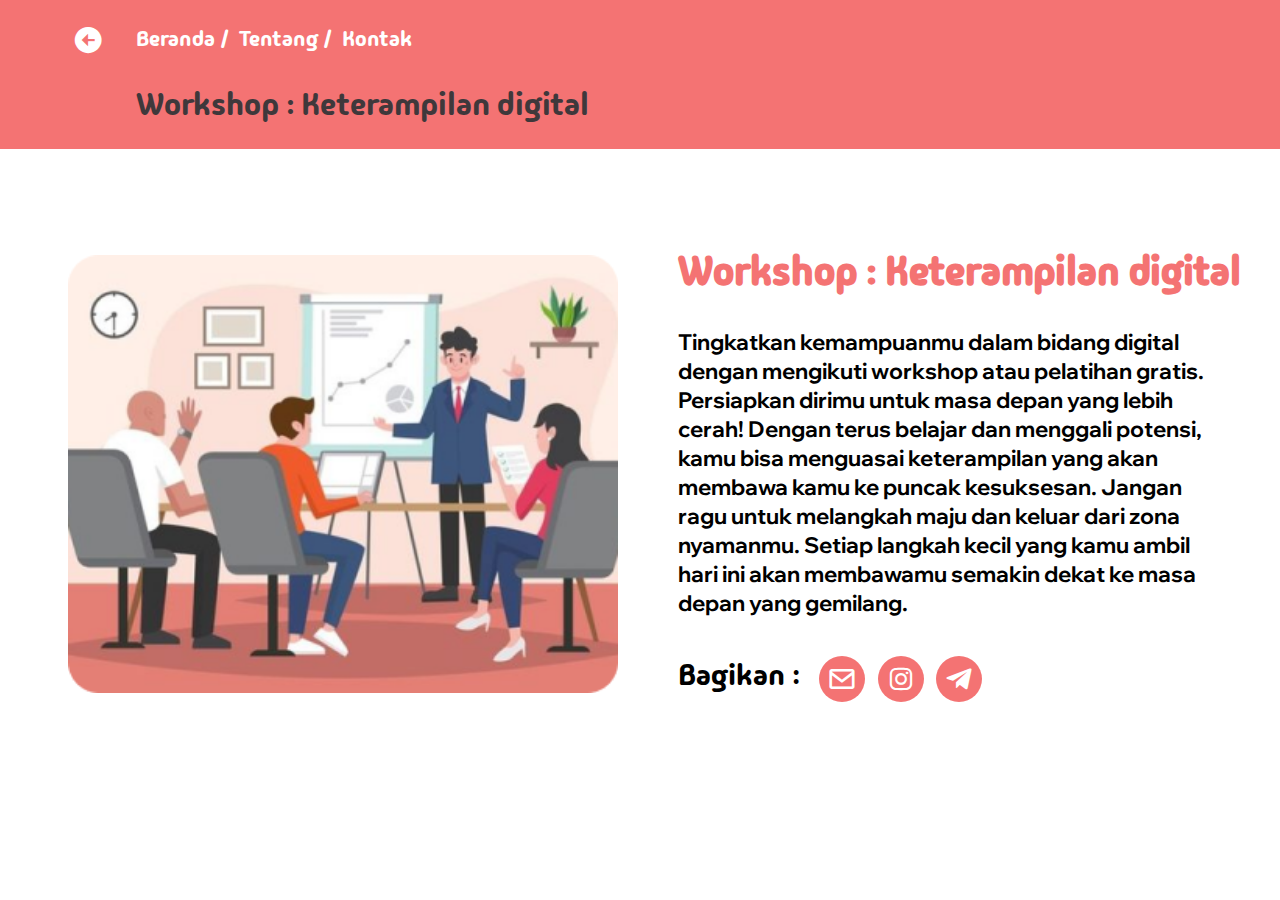
<file: more3.html>
<!DOCTYPE html>
<html lang="en">
<head>

    <meta charset="UTF-8">
    <meta name="viewport" content="width=device-width, initial-scale=1.0">
    <title>SUMPAH PEMUDA</title>
    <link rel="stylesheet" href="more.css">
    <link rel="stylesheet" href="https://unpkg.com/boxicons@latest/css/boxicons.min.css">

    <link rel="preconnect" href="https://fonts.googleapis.com">
    <link rel="preconnect" href="https://fonts.gstatic.com" crossorigin>
    <link href="https://fonts.googleapis.com/css2?family=Lobster&family=Luckiest+Guy&family=Madimi+One&family=Margarine&family=Wix+Madefor+Display:wght@400..800&display=swap" rel="stylesheet">

    <link rel="preconnect" href="https://fonts.googleapis.com">
    <link rel="preconnect" href="https://fonts.gstatic.com" crossorigin>
    <link href="https://fonts.googleapis.com/css2?family=Madimi+One&display=swap" rel="stylesheet">

    <link rel="preconnect" href="https://fonts.googleapis.com">
    <link rel="preconnect" href="https://fonts.gstatic.com" crossorigin>
    <link href="https://fonts.googleapis.com/css2?family=Madimi+One&family=Wix+Madefor+Display:wght@400..800&display=swap" rel="stylesheet">

</head>
<body>
    <nav>
        <div class="nav-main">
            <div class="nav_logo">
                <a href="index.html#action-container"><i class='bx bxs-left-arrow-circle'></i> </a>
            </div>
 
            <ul>
                <li><a href="index.html#Home">Beranda <span class="no-hover">/</span></a></li>
                <li><a href="index.html#About">Tentang <span class="no-hover">/</span></a></li>
                <li><a href="index.html#Contact">Kontak</a></li>
            </ul>
            
        </div>

        <div class="nav-title">
            <h1>Workshop : Keterampilan digital </h1>
        </div>
    </nav>

    <header class="home_section">
        <div class="header_content">
            <div class="content-img">
                <img width="550" src="./assets/action-pic3.png" alt="">
            </div>

            <div class="content_description">
                <div class="title-description">
                    <h1>Workshop : Keterampilan digital </h1>
                </div>

                <div class="description-text">
                    <p>
                        Tingkatkan kemampuanmu dalam bidang digital dengan mengikuti 
                        workshop atau pelatihan gratis. Persiapkan dirimu untuk masa depan yang lebih cerah! 
                        Dengan terus belajar dan menggali potensi, kamu bisa menguasai 
                        keterampilan yang akan membawa kamu ke puncak kesuksesan. 
                        Jangan ragu untuk melangkah maju dan keluar dari zona nyamanmu. 
                        Setiap langkah kecil yang kamu ambil hari ini akan membawamu semakin dekat ke masa depan yang gemilang. 
                    </p>
                </div>

                <div class="description-icon">
                    <div class="title-icon">
                        <h1>Bagikan :</h1>
                    </div>


                    <div class="container-icon">
                        <a class="icon email-icon">
                            <i class='bx bx-envelope'></i>
                        </a>
                        <a class="icon instagram-icon" target="_blank">
                            <i class='bx bxl-instagram'></i>
                        </a>
                        <a class="icon telegram-icon" target="_blank">
                            <i class='bx bxl-telegram'></i>
                        </a>
                    </div>

                </div>
            </div>
        </div>
    </header>
</body>
</html>
</file>
<file: style.css>
* {
    padding: 0;
    margin: 0;
    box-sizing: border-box;
    text-decoration: none;
    border: none;
}

:root {
    --primary: #F47373;
    --secondary: #FFDDE1;
    --white: #FFFFFF;
    --black: #000000;
    --grey: #3F383B;
    --gradient: linear-gradient(to bottom, #F47373, #DA6AA8);

    scroll-behavior: smooth;
    font-size: 16px;
}

body {
    font-family: Arial,  sans-serif;
}

nav {
    display: flex;
    align-items: center;
    justify-content: space-between;
    padding: 1.5rem;
    width: 100%;
    background-color: var(--primary);
    position: fixed;
    z-index: 1000;
    box-shadow: 0 0.05rem 0.4rem rgba(0,0,0,0.2);
}

.nav_logo {
    text-decoration: none;
    font-size: 1.1em;
    font-family: "Margarine", sans-serif;
    font-weight: 300;
    font-style: normal;  
    color: var(--white);
    display: flex;
    flex-direction: column;
    align-items: center;
    text-align: center;
    margin-left: 30px;
}

.logo_text {
    line-height: 1.2em;
    font-weight: bold;
    position: relative;
}

.logo_top {
    font-size: 1.2rem;
    position: relative;
    left: -0.625rem; 
}

.logo_bottom {
    position: relative;
    left: 0.625rem ; 
    font-size: 1.2rem;
}

ul.nav_links {
    display: flex;
    list-style: none;
    margin-right: 1rem;
}

ul.nav_links li {
    display: flex;
    justify-content: space-between;
    
}

ul.nav_links li a {
    font-size: 1.1875rem;
    font-family: "Madimi One", sans-serif;
    font-weight: 400;
    font-style: normal;
    color: var(--white);
    margin-right: 1rem;
    margin-left: 2.5rem;
    position: relative;
    text-decoration: none;
    transition: color 0.3s ease;
}

ul.nav_links li a::after {
    content: ''; 
    position: absolute;
    left: 0;
    bottom: -5px; 
    width: 100%;
    height: 3px; 
    background-color: rgb(217, 217, 217);
    transform: scaleX(0); 
    transition: transform 0.3s ease; 
}

ul.nav_links li a:hover {
    color: rgb(217, 217, 217);
}

ul.nav_links li a:hover::after {
    transform: scaleX(1);
}

.nav-btn a {
    font-size: 1.3rem;
    font-family: "Margarine", sans-serif;
    font-weight: 300;
    font-style: normal;  
    color: var(--white);
    display: inline-block;
    text-decoration: none;
    padding: 0.8em 1.2em;
    border: 2px solid var(--white);
    border-radius: 0.85em;
    color: var(--white);
    transition: all 0.3s ease-in-out;
}

.nav-btn a:hover {
    background-color: rgb(250, 216, 216);
}

.menu-toggle {
    display: flex;
    flex-direction: column;
    height: 1.2rem;
    justify-content: space-between;
    position: relative;
    display: none;
}

.menu-toggle input {
    position: absolute;
    top: 0.3125rem;
    right: 0.3125rem;
    width: 2.8125rem;
    height: 1.875rem;
    opacity: 0;
    cursor: pointer;
    z-index: 2;
}

.menu-toggle span {
    display: block;
    width: 1.875rem;
    height: 0.20rem;
    background-color: var(--primary);
    border-radius: 0.3125rem;
    transition: all 0.5s;
}

.menu-toggle span:nth-child(2) {
    transform-origin: 0 0;
}

.menu-toggle span:nth-child(4) {
    transform-origin: 0 100%;
}

.menu-toggle input:checked ~ span:nth-child(2) {
    transform: rotate(45deg) translate(-0.125rem, -0.055rem);
}
.menu-toggle input:checked ~ span:nth-child(3) {
    transform: scale(0);
}

 .menu-toggle input:checked ~ span:nth-child(4) {
    transform: rotate(-45deg) translate(-0.180rem, 0);
}

.wrapper-menu {
    display: none;
}


.home_section {
    text-align: center;
    padding: 5rem 2rem;
    background-color: var(--primary);
    margin: auto;
    box-shadow: 0 0.05rem 0.4rem rgba(0,0,0,0.3);

}

.container {
    display: flex;
    align-items: center;
    justify-content: space-between;
    margin-top: 6rem;
}

.main-description {
    width: 50%;
    display: flex;
    flex-direction: column;
    justify-content: center;
}

.main-description h1 {
    font-size: 3rem;
    font-family: "Madimi One", sans-serif;
    font-weight: 400;
    font-style: normal;
    color: var(--white);
    line-height: 1.5;
    text-transform: uppercase;
}

.main-description p  {
    font-size: 1.2rem;
    font-family: "Wix Madefor Display", sans-serif;
    font-optical-sizing: auto;
    font-weight: 200;
    font-style: normal;
    color: var(--white);
    line-height: 1.8;
    margin-bottom: 2rem;
}

.action_buttons {
    display: flex;
    margin: 0 auto;
    gap: 1rem;
}

.btn {
    font-size: 1.2rem;
    padding: 0.8em 1.5em;
    border-radius: 0.5em;
    background-color: var(--white);
    font-family: "Madimi One", sans-serif;
    font-weight: 800;
    font-style: normal;
    color: var(--primary);
    text-decoration: none;
    transition: transfora 0.3s ease;
}

.btn:hover {
    background-color: var(--white);
    color: var(--primary);
    transform: scale(1.03);
    transition: all 0.5s ease;
}

.home_pic_container {
    margin-right: 3rem;
}

.home_pic_container img {
    width: 100%;
}


.history-section {
    background-color: var(--secondary);
    padding: 5rem 0 1rem 0;
    box-shadow: 0 -0.25rem 0.5rem rgba(0, 0, 0, 0.1);
}

.history-title {
    display: flex;
    align-items: center;
    flex-direction: column;
}

.history-title h2 {
    font-size: 2rem;
    font-family: "Madimi One", sans-serif;
    font-weight: 300;
    font-style: normal;
    color: var(--grey);
}

.history-title h1 {
    font-size: 2.2rem;
    font-family: "Madimi One", sans-serif;
    font-weight: 300;
    font-style: normal;
    color: var(--primary);
}

.history-content {
    display: flex;
    align-items: center;
    justify-content: space-between;
    gap: 1rem;
    padding-top: 3rem;
}

.history-content img {
    width: 38%;
}

.main-history-description {
    width: 50%;
    text-align: center;
    line-height: 1.5;
    padding-right: 5rem;
    font-size: 1.5rem;
    font-family: "Wix Madefor Display", sans-serif;
    font-optical-sizing: auto;
    font-weight: 200;
    font-style: normal;
    color: var(--black);
}

.main-history-description .highlighted-text {
    font-size: 1.8rem;
    font-family: "Madimi One", sans-serif;
    font-weight: 300;
    font-style: normal;
    color: var(--primary);
}

.history-content-reverse {
    display: flex;
    align-items: center;
    justify-content: space-around;
    gap: 2rem;
}

.history-description {
    width: 50%;
    text-align: center;
    padding-left: 4rem;
    line-height: 1.5;
    font-size: 1.5rem;
    font-family: "Wix Madefor Display", sans-serif;
    font-optical-sizing: auto;
    font-weight: 200;
    font-style: normal;
    color: var(--black);
}

.history-description .highlighted-text {
    font-size: 1.8rem;
    font-family: "Madimi One", sans-serif;
    font-weight: 300;
    font-style: normal;
    line-height: 1.5;
    color: var(--primary);
}

.history-content-reverse img {
    width: 35%;
}


.youth-pledge-section {
    text-align: center;
    margin-top: 1rem;
    padding: 3rem;
    max-width: 900px;
    margin: 1rem auto;
    border-radius: 1rem;
    background-color: var(--primary);
    margin-top: 6rem;
    background-image: url('./assets/youth-pledge-bg.png');
    background-size: cover;
    background-position: center;
    background-repeat: no-repeat;
}

.youth-pledge-title {
    font-size: 2.5rem;
    font-family: "Oregano", cursive;
    font-weight: 400;
    font-style: normal;
    color: var(--white);  
}

.youth-pledge-content {
    max-width: 65rem;
    margin-top: 3rem;
    padding: 3rem;
    text-align: left;
}

.youth-pledge-content p {
    display: flex;
    align-items: flex-start;
    margin-bottom: 5rem;
    font-size: 1.4rem;
    font-family: "Yuji Boku", serif;
    font-weight: 400;
    font-style: normal;
    color: var(--white);
}

.highlight-text {
    padding-right: 1rem;
    font-size: 1.5rem;
    font-family: "Yuji Boku", serif;
    font-weight: 400;
    font-style: normal;
    color: var(--second-color);
}

.youth-pledge-objectives {
    display: flex;
    flex-direction: column;
}

.objectives-title {
    display: flex;
    align-items: center;
    flex-direction: column;
    padding: 2rem 2rem 0 2rem;
    margin-top: 5rem;
}

.objectives-title h2 {
    font-size: 2rem;
    font-family: "Madimi One", sans-serif;
    font-weight: 300;
    font-style: normal;
    color: var(--grey);
}

.objectives-title h1 {
    font-size: 2.2rem;
    font-family: "Madimi One", sans-serif;
    font-weight: 300;
    font-style: normal;
    color: var(--primary);
}

.objectives-grid {
    display: flex;
    justify-content: space-evenly;
    margin-top: 1rem;
}

.objectives-item {
    width: 30%;
    background: var(--gradient);
    padding: 2.5rem 1rem;
    border-radius: 0.5rem;
    box-shadow: 0 2px 4px rgba(0, 0, 0, 0.1);
    text-align: center;
    display: flex;
    flex-direction: column;
    justify-content: center;
    align-items: center;
    gap: 1rem;
    transition: transform 0.3s ease, box-shadow 0.3s ease;
} 

.objectives-item:hover {
    transform: translateY(-10px);
    box-shadow: 0 0.625rem 1.25rem var(--primary);
}

.objectives-item i {
    font-size: 2.5rem;
    color: var(--white);
}

.objectives-item h3 {
    margin-top: 1rem;
    font-size: 1.5em;
    font-family: "Madimi One", sans-serif;
    font-weight: 300;
    font-style: normal;
    color: var(--white);  
}

.objectives-item p {
    width: 100%;
    font-size: 1.2rem;
    font-family: "Wix Madefor Display", sans-serif;
    font-weight: 300;
    font-style: normal;
    color: var(--grey);
    line-height: 1.5;
 
}

.youth-figure {
    display: flex;
    flex-direction: column;
    margin-top: 1rem;
}

.youth-figure-title {
    display: flex;
    align-items: center;
    flex-direction: column;
    padding: 5rem 0;
}

.youth-figure-title h2 {
    font-size: 2rem;
    font-family: "Madimi One", sans-serif;
    font-weight: 300;
    font-style: normal;
    color: var(--grey);  

}

.youth-figure-title h1 {
    font-size: 2.2rem;
    font-family: "Madimi One", sans-serif;
    font-weight: 300;
    font-style: normal;
    color: var(--primary);  
}

.youth-figure-content {
    display: grid;
    grid-template-columns: repeat(3, 1fr);
    margin: 0 auto;
    place-items: center;
}

.youth-figure-description {
    display: flex;
    flex-direction: column;
    align-items: center;
    text-align: center;
}

.youth-figure-description img {
    width: 70%;
}

.youth-figure-description h3 {
    font-size: 1.5rem;
    font-family: "Madimi One", sans-serif;
    font-weight: 300;
    font-style: normal;
    color: var(--primary);  
    margin-top: 1.5rem;
}

.youth-figure-description p {
    font-size: 1.2rem;
    font-family: "Wix Madefor Display", sans-serif;
    font-weight: 200;
    font-style: normal;
    color: var(--grey);
    width: 80%;
    margin-top: 1rem;
}

.hero-section {
    display: flex;
    flex-direction: column;
}

.hero-title {
    display: flex;
    align-items: center;
    flex-direction: column;
    padding: 8rem 1rem 2rem 1rem;
}

.hero-title h2 {
    font-size: 2rem;
    font-family: "Madimi One", sans-serif;
    font-weight: 300;
    font-style: normal;
    color: var(--grey);   
}

.hero-title h1 {
    font-size: 2.2rem;
    font-family: "Madimi One", sans-serif;
    font-weight: 300;
    font-style: normal;
    color: var(--primary);
}

.hero-container {
    display: grid;
    grid-template-columns: repeat(2, 1fr);
    grid-template-rows: auto auto;
    place-items: center;
    padding: 2rem 2rem;
    gap: 3rem;
}

.hero-item {
    display: flex;
    justify-content: center;
}

.hero-item img {
    width: 100%;
    max-width: 700px;
}


.action-section {
    display: flex;
    align-items: center;
    flex-direction: column;
    gap: 2rem;
    padding: 5rem 1rem;
    background-color: var(--white);
}

.action-title {
    text-align: center;
}

.action-title h2 {
    font-size: 2rem;
    font-family: "Madimi One", sans-serif;
    font-weight: 300;
    font-style: normal;
    color: var(--grey); 
    margin: 0;
}

.action-title h1 {
    font-size: 2.2rem;
    font-family: "Madimi One", sans-serif;
    font-weight: 300;
    font-style: normal;
    color: var(--primary);
    margin: 0;
}

.action-title-description p {
    width: 80%;
    margin: 0 auto;
    text-align: center;
    font-size: 1.4rem;
    font-family: "Wix Madefor Display", sans-serif;
    font-weight: 200;
    font-style: normal;
    color: var(--black);
}

.action-container {
    display: flex;
    justify-content: space-around;
    width: 100%;
    gap: 1rem;
}

.action-item {
    display: flex;
    flex-direction: column;
    align-items: center;
    padding: 2rem 1rem;
    border-radius: 1rem;
    text-align: center;
    border: 2px solid var(--grey);
    margin-top: 2rem;
    position: relative;
    transition: transform 0.3s ease;
}


.action-img img {
    margin-bottom: 1rem;
    border-radius: 0.25rem;
    width: 100%; 
    display: block;
    transition: transform 0.3s ease;
}


.action-description {
    text-align: center;
    display: flex;
    flex-direction: column;
    gap: 1rem;
}

.action-item h2 {
    font-size: 1.5rem;
    font-family: "Madimi One", sans-serif;
    font-weight: 300;
    font-style: normal;
    color: var(--primary);
}

.action-item p {
    font-size: 1.2rem;
    font-family: "Wix Madefor Display", sans-serif;
    font-weight: 200;
    font-style: normal;
    color: var(--black);
}

.testimony-section {
    display: flex;
    align-items: center;
    flex-direction: column;
    padding: 2rem 1rem;
    margin: 0.5rem auto;
    background-color: var(--secondary);
}

.main-testimony {
    text-align: center;
    margin-top: 1rem;
}

.main-testimony h2 {
    font-size: 2rem;
    font-family: "Madimi One", sans-serif;
    font-weight: 200;
    font-style: normal;
    color: var(--grey);
}

.main-testimony h1 {
    font-size: 2.2rem;
    font-family: "Madimi One", sans-serif;
    font-weight: 200;
    font-style: normal;
    color: var(--primary);
}

.testimony-container {
    display: flex;
    justify-content: space-evenly;
    align-items: center;
    margin-left: 3rem;
}

.testimony-container p {
    width: 40%;
    font-size: 1.3rem;
    font-family: "Wix Madefor Display", sans-serif;
    font-weight: 200;
    font-style: normal;
    line-height: 1.6;
    color: var(--black);
}

.testimony-img img {
    width: 100%;
}

.contact-section {
    display: flex;
    align-items: center;
    flex-direction: column;
    padding: 2rem 1rem;
}

.main-contact {
    text-align: center;
    padding: 2rem 1rem;
}

.main-contact h2 {
    font-size: 2rem;
    font-family: "Madimi One", sans-serif;
    font-weight: 200;
    font-style: normal;
    color: var(--grey);
}

.main-contact h1 {
    font-size: 2.2rem;
    font-family: "Madimi One", sans-serif;
    font-weight: 200;
    font-style: normal;
    color: var(--primary);
}

.contact-description {
    width: 80%;
    text-align: center;
}

.contact-description p {
    font-size: 1.8rem;
    font-family: "Wix Madefor Display", sans-serif;
    font-weight: 200;
    font-style: normal;
    line-height: 1.4;
    color: var(--black);
    margin-bottom: 2.1rem;
}

.contact-icons {
    display: flex;
    margin-top: 1rem;
    font-size: 2.8rem;
    margin-right: 1.25rem;
    
}

.contact-icon i {
    font-size: 2.2rem;
    margin-right: 1rem;
    color: var(--white);
    background-color: var(--primary);
    padding: 0.6rem;
    border-radius: 50%; 
    display: inline-block;
    transition: transform 0.4s cubic-bezier(0.4, 0, 0.2, 1);
}

.contact-icon:hover i {
    transform: scale(1.2);
}


@media (max-width:1160px) {
    :root {
        font-size: 15px;
        scroll-behavior: smooth;
    }

    .nav_links {
        gap: 3rem;
    }

    .container {
        gap: 4rem;
    }

    .home_pic_container {
        margin: 0;
    }
}

@media (min-width:769px) and (max-width:1024px) {
    :root {
        font-size: 14px;
        scroll-behavior: smooth;
    }

    .menu-toggle {
        display: flex;
    }

    .menu-toggle span {
        background-color: var(--white);
    }

    .menu-toggle input {
        opacity: 0;
        top: 0;
        left: 0;
        width: 1.9rem;
        bottom: 0;
    }

    ul.nav_links,
    .nav-btn {
        display: none;
    }

    nav {
        padding: 1.5rem 3rem;
    }
    
    .wrapper-menu {
        display: flex;
        flex-direction: column;
        position: absolute;
        justify-content: center;
        margin: 0 auto;
        align-items: center;
        position: fixed;
        top: 5.3rem;
        left: 0;
        right: 0;
        padding: 2rem 1rem;
        background-color: var(--white);
        height: 50vh;    
        transform: translateY(-200%);
        transition: transform 0.4s ease-in-out, opacity 0.4s ease-in-out;
        z-index: 999;    
    }

    .wrapper-menu.active {
        transform: translateY(0);
    }

    .nav-links__wrapper {
        display: flex;
        flex-direction: column;
        gap: 2.5rem;
    }

    .nav-links__wrapper li,
    .nav-btn__wrapper  {
        text-align: center;
        list-style: none;
    }

    .nav-links__wrapper a {
        color: var(--primary);
        font-size: 1.2rem;
        font-family: "Madimi One", sans-serif;
        font-weight: 400;
        transition: all 0.5s ease;
        position: relative;
    }

    .nav-btn__wrapper {
        font-size: 1rem;
        margin-top: 2em;
        padding: 1em 1.5em;
        background-color: var(--primary);
        border-radius: 1em;
      
    }

    .nav-btn__wrapper a {
        color: var(--white);
        font-size: 1.2rem;
        font-family: "Margarine", sans-serif;
        font-weight: 400;
    }

    .nav-links__wrapper a:hover {
        color: rgb(217, 217, 217);
    }

    .nav-links__wrapper a::after {
        content: '';
        position: absolute;
        left: 0;
        bottom: -5px;
        width: 100%;
        height: 3px;
        background-color: rgb(217, 217, 217);
        transform: scaleX(0);
        transition: transform 0.3s ease;
    }

    .nav-links__wrapper a:hover::after {
        transform: scaleX(1);
    }

    .main-description {
        width: 70%;
    }

    .main-description h1 {
        font-size: 2.5rem;
    }

    .main-description p {
        font-size: 1.1rem;
    }


    .history-section {
        padding: 2rem 0;
    }

    .history-content {
        margin-bottom: 3rem;
    }


    .main-history-description {
        padding-right: 3rem;
    }

    .history-description {
        width: 100%;
    }

    .history-content-reverse {
        gap: 3rem;
    }

    .history-content-reverse img {
        width: 35%;
        margin-right: 3rem;
    }

    .youth-pledge-objectives {
        padding: 0;
    }

    .action-container {
        display: grid;
        grid-template-columns: repeat(2, 1fr); 
    }

    .action-item {
        gap: 1.5rem;
    }

    .action-item:nth-child(3) {
        grid-column: span 2;
        justify-self: center;
        width: 50%;
    }

    .action-description p {
        width: 90%;
        margin: 0 auto;
    }

    .testimony-section {
        padding: 2rem 0;
    }

}

@media (max-width:768px) {
    :root {
        font-size: 12px;
    }

    .menu-toggle {
        display: flex;   
    }

    .menu-toggle input {
        opacity: 0;
        top: 0;
        left: 0;
        width: 1.9rem;
        bottom: 0;

    }

    .menu-toggle span {
        background-color: var(--white);
    }

    ul.nav_links,
    .nav-btn {
        display: none;
    }

    nav {
        padding: 1.5rem 3rem;
    }

    .wrapper-menu {
        display: flex;
        flex-direction: column;
        position: absolute;
        justify-content: center;
        margin: 0 auto;
        align-items: center;
        top: 4rem;
        left: 0;
        right: 0;
        padding: 2rem 1rem;
        background-color: var(--white);
        height: 50vh;    
        transform: translateY(-200%);
        transition: transform 0.4s ease-in-out, opacity 0.4s ease-in-out;
        z-index: 999;   
        position: fixed; 
    }

    .wrapper-menu.active {
        transform: translateY(0);
    }

    .nav-links__wrapper {
        display: flex;
        flex-direction: column;
        gap: 2.5rem;
    }

    .nav-links__wrapper li,
    .nav-btn__wrapper  {
        text-align: center;
        list-style: none;
    }

    .nav-links__wrapper a {
        color: var(--primary);
        font-size: 1.2rem;
        font-family: "Madimi One", sans-serif;
        font-weight: 400;
        transition: all 0.5s ease;
        position: relative;
    }

    .nav-btn__wrapper {
        font-size: 1rem;
        margin-top: 2em;
        padding: 1em 1.5em;
        background-color: var(--primary);
        border-radius: 1em;
      
    }

    .nav-btn__wrapper a {
        color: var(--white);
        font-size: 1.2rem;
        font-family: "Margarine", sans-serif;
        font-weight: 400;
    }

    .nav-links__wrapper a:hover {
        color: rgb(217, 217, 217);
    }

    .nav-links__wrapper a::after {
        content: '';
        position: absolute;
        left: 0;
        bottom: -5px;
        width: 100%;
        height: 3px;
        background-color: rgb(217, 217, 217);
        transform: scaleX(0);
        transition: transform 0.3s ease;
    }

    .nav-links__wrapper a:hover::after {
        transform: scaleX(1);
    }

    .container {
        margin-top: 3rem;
    }
    
    .container {
        display: grid;
        grid-template-columns: 1fr;
        grid-template-areas:
          "image"
          "description";
        gap: 3rem;
        align-items: center;
        justify-items: center;
        text-align: center;
    }

    

    .home_pic_container {
        grid-area: image;
    }

    .main-description {
        grid-area: description;
        width: 90%;
    }

    .history-content {
        display: flex;
        flex-direction: column;
    }

    .history-content-reverse {
        display: grid;
        grid-template-columns: 1fr;
        grid-template-areas: 
                "top"
                "bottom";
        gap: 2rem;
        place-items: center;
    }

    .history-description p {
        grid-area: bottom;
    }

    .history-content-reverse img {
        grid-area: top;
        width: 60%;
    }

    .history-content img {
        width: 70%;
    }

    .main-history-description {
        width: 80%;
        padding: 0;
        margin-bottom: 2rem;
    }

    .history-description {
        width: 80%;
        padding: 0;
    }

    .objectives-grid {
        display: grid;
        grid-template-columns: 1fr;
        gap: 2rem;
        place-items: center;
    }

    .objectives-item {
        width: 80%;

    }

    .youth-figure-content {
        display: grid;
        grid-template-columns: 1fr;
        gap: 2rem;
    }

    .objectives-title {
        margin-bottom: 2rem;
    }

    .action-container {
        display: grid;
        grid-template-columns: 1fr;
        width: 80%;
    }

    .testimony-section {
        gap: 2rem;
    }

    .testimony-container {
        display: flex;
        flex-direction: column;
        margin-left: 0;
    }

    .testimony-container p {
        width: 95%;
        text-align: center;
    }
}

@media (max-width:480px) {

}


@media (max-width:390px) {
    .main-description {
        width: 100%;
    }
}
</file>
<file: hero.css>
* {
    padding: 0;
    margin: 0;
    box-sizing: border-box;
    text-decoration: none;
    border: none;
}

:root {
    --primary: #F47373;
    --second-color: #F1E98B;
    --white: #FFFFFF;
    --black: #000000;
    --grey: #3F383B;
    --blue: #4D5BFF;
    --gradient: linear-gradient(to bottom, #F47373, #DA6AA8);
}

nav {
    display: flex;
    flex-direction: column;
    align-items: left;
    padding: 1.5rem;
    background: var(--gradient);
}

.nav-main {
    display: flex;
    flex-direction: row;
}

.nav_logo a {
    font-size: 2em;
    color: var(--white); 
    margin-left: 3rem; 
}

.nav_logo a:hover {
    color: #747272;
}

ul {
    display: flex;
    list-style: none;
    margin-right: auto;
    margin-left: 2rem;
    margin-bottom: 30px;
}

ul li a {
    font-size: 22px;
    font-family: "Madimi One", sans-serif;
    font-weight: 400;
    font-style: normal;
    color: var(--white);
    margin-right: 10px;
    position: relative;
    text-decoration: none;
    transition: color 0.3s ease;
    cursor: pointer;
}

ul li a:hover {
    color: #747272;
}

ul li a .no-hover {
    color: var(--white);
    pointer-events: none; 
}

.nav-title {
    margin-left: 7rem;
}

.nav-title h1 {
    font-size: 2rem;
    font-family: "Madimi One", sans-serif;
    font-weight: 400;
    font-style: normal;
    color: var(--grey);
    text-align: left;
}

.header_content {
    padding: 3rem 18px;
    display: flex;
    flex-direction: row;
    margin-top: 3rem;
}

.content-img {
    margin-left: 50px;
    margin-bottom: 10px;
    margin-top: 10px;
    display: flex;
    flex-direction: row;
}

.content-img img {
   margin-right: 10px;
}



.content_description {
    display: flex;
    justify-content: center;
    flex-direction: column;
    margin-left: 50px;
}

.title-description {
    display: flex;
    margin-bottom: 30px;
    font-size: 20px;
    font-family: "Madimi One", sans-serif;
    font-weight: 300;
    font-style: normal;
    color: var(--primary);
}

.description-text {
    margin-bottom: 30px;
    width: 95%;
}

.description-text p {
    font-size: 1.4rem;
    font-family: "Wix Madefor Display", sans-serif;
    font-optical-sizing: auto;
    font-weight: bold;
    font-style: normal;
    color: var(--black);
}

.description-icon {
    display: flex;
    flex-direction: row;
    align-items: center;
}

.title-icon h1 {
    font-size: 30px;
    font-family: "Madimi One", sans-serif;
    font-weight: 300;
    font-style: normal;
    color: var(--black);
}

.container-icon {
    margin-top: 9px;
    margin-left: 20px;
}

.icon {
    font-size: 30px;
    margin-right: 5px;
}

.icon i {
    background: var(--gradient);
    color: var(--white);
    padding: 8px;
    border-radius: 50px;
    transition: background-color 0.3s ease, transfrom 0.3s ease, color 0.3s ease;
}

.icon:hover i {
    transform: scale(1.1); 
}
</file>
<file: more.css>
* {
    padding: 0;
    margin: 0;
    box-sizing: border-box;
    text-decoration: none;
    border: none;
}

:root {
    --primary: #F47373;
    --second-color: #F1E98B;
    --white: #FFFFFF;
    --black: #000000;
    --grey: #3F383B;
    --blue: #4D5BFF;
    --gradient: linear-gradient(to bottom, #F47373, #DA6AA8);
}

nav {
    display: flex;
    flex-direction: column;
    align-items: left;
    padding: 1.5rem;
    background: var(--primary);
}

.nav-main {
    display: flex;
    flex-direction: row;
}

.nav_logo a {
    font-size: 2em;
    color: var(--white); 
    margin-left: 3rem; 
}

.nav_logo a:hover {
    color: #747272;
}

ul {
    display: flex;
    list-style: none;
    margin-right: auto;
    margin-left: 2rem;
    margin-bottom: 30px;
}

ul li a {
    font-size: 22px;
    font-family: "Madimi One", sans-serif;
    font-weight: 400;
    font-style: normal;
    color: var(--white);
    margin-right: 10px;
    position: relative;
    text-decoration: none;
    transition: color 0.3s ease;
    cursor: pointer;
}

ul li a:hover {
    color: #747272;
}

ul li a .no-hover {
    color: var(--white);
    pointer-events: none; 
}

.nav-title {
    margin-left: 7rem;
}

.nav-title h1 {
    font-size: 2rem;
    font-family: "Madimi One", sans-serif;
    font-weight: 400;
    font-style: normal;
    color: var(--grey);
    text-align: left;
}

.header_content {
    padding: 3rem 18px;
    display: flex;
    flex-direction: row;
    margin-top: 3rem;
}

.content-img {
    margin-left: 50px;
    margin-bottom: 10px;
    margin-top: 10px;
    display: flex;
    flex-direction: row;
}

.content-img img {
   margin-right: 10px;
}



.content_description {
    display: flex;
    justify-content: center;
    flex-direction: column;
    margin-left: 50px;
}

.title-description {
    display: flex;
    margin-bottom: 30px;
    font-size: 20px;
    font-family: "Madimi One", sans-serif;
    font-weight: 300;
    font-style: normal;
    color: var(--primary);
}

.description-text {
    margin-bottom: 30px;
    width: 95%;
}

.description-text p {
    font-size: 1.4rem;
    font-family: "Wix Madefor Display", sans-serif;
    font-optical-sizing: auto;
    font-weight: bold;
    font-style: normal;
    color: var(--black);
}

.description-icon {
    display: flex;
    flex-direction: row;
    align-items: center;
}

.title-icon h1 {
    font-size: 30px;
    font-family: "Madimi One", sans-serif;
    font-weight: 300;
    font-style: normal;
    color: var(--black);
}

.container-icon {
    margin-top: 9px;
    margin-left: 20px;
}

.icon {
    font-size: 30px;
    margin-right: 5px;
}

.icon i {
    background: var(--primary);
    color: var(--white);
    padding: 8px;
    border-radius: 50px;
    transition: background-color 0.3s ease, transfrom 0.3s ease, color 0.3s ease;
}

.icon:hover i {
    transform: scale(1.1); 
}
</file>
